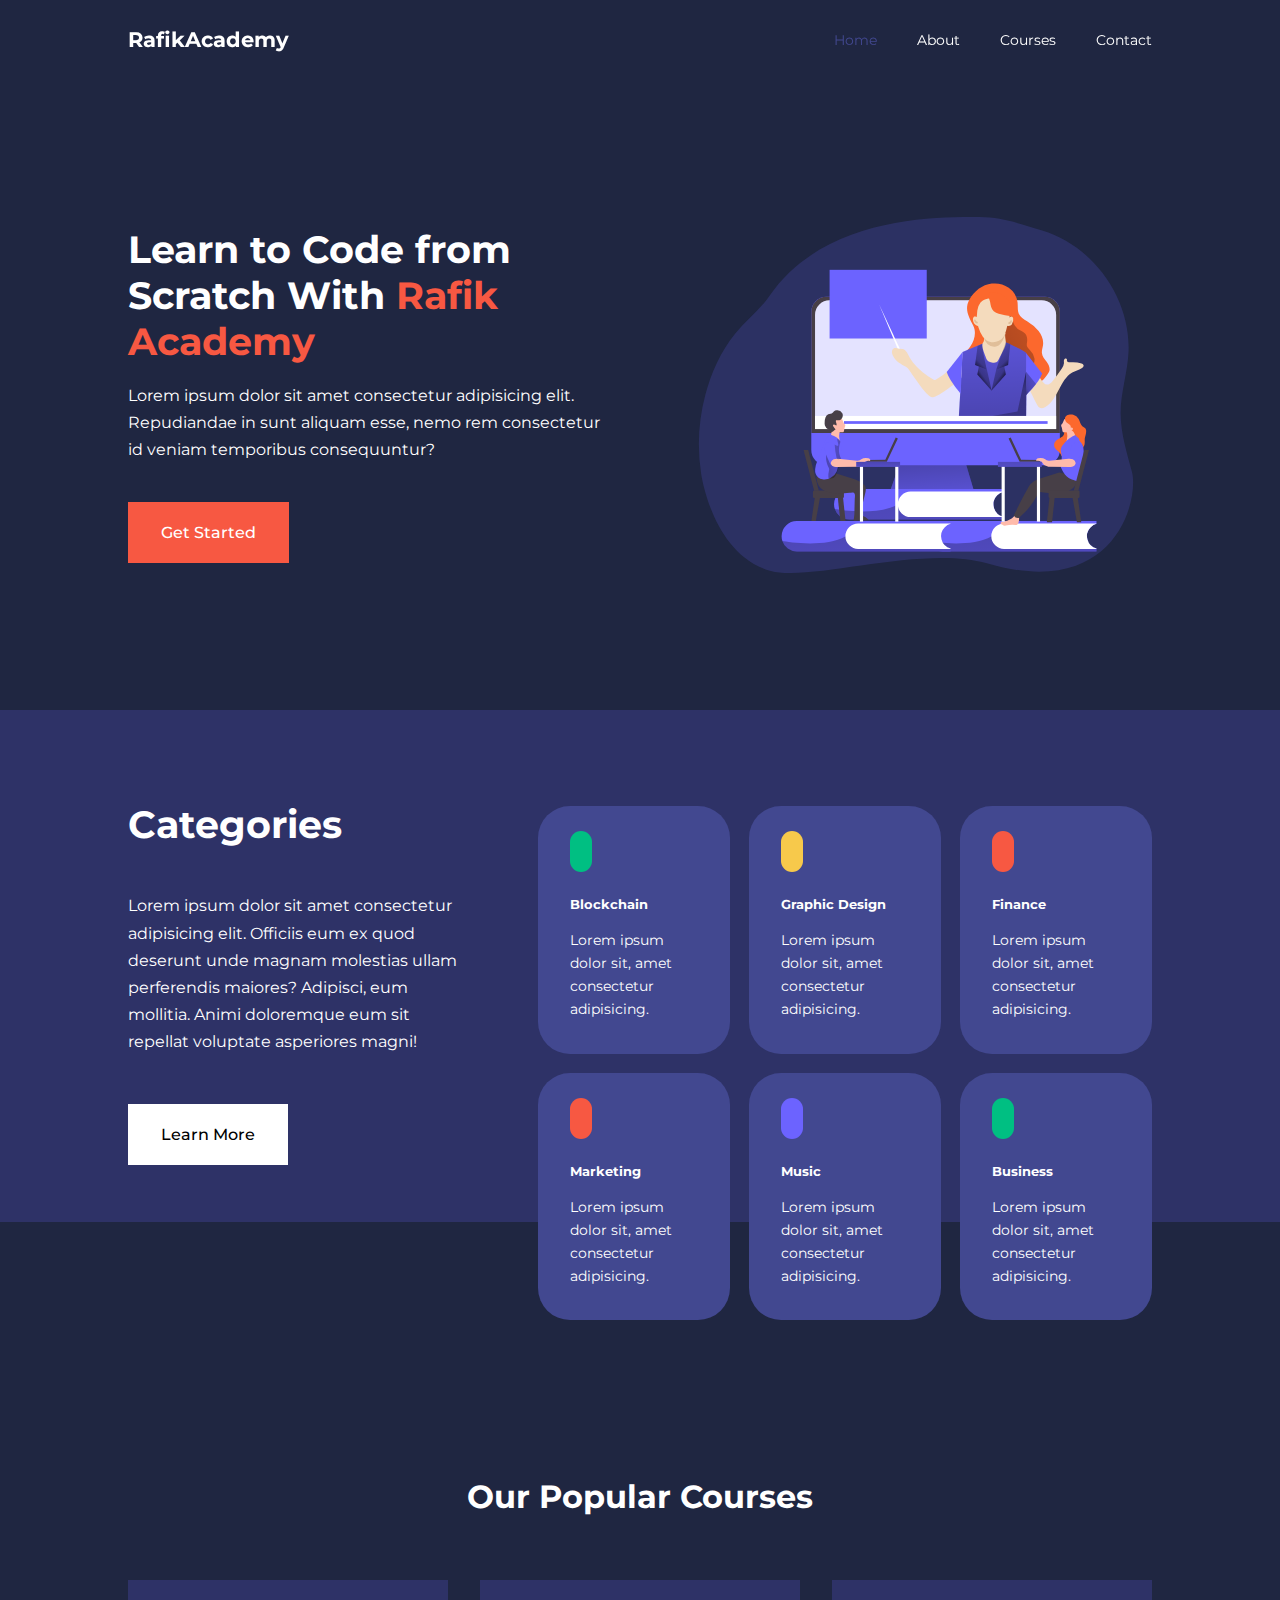
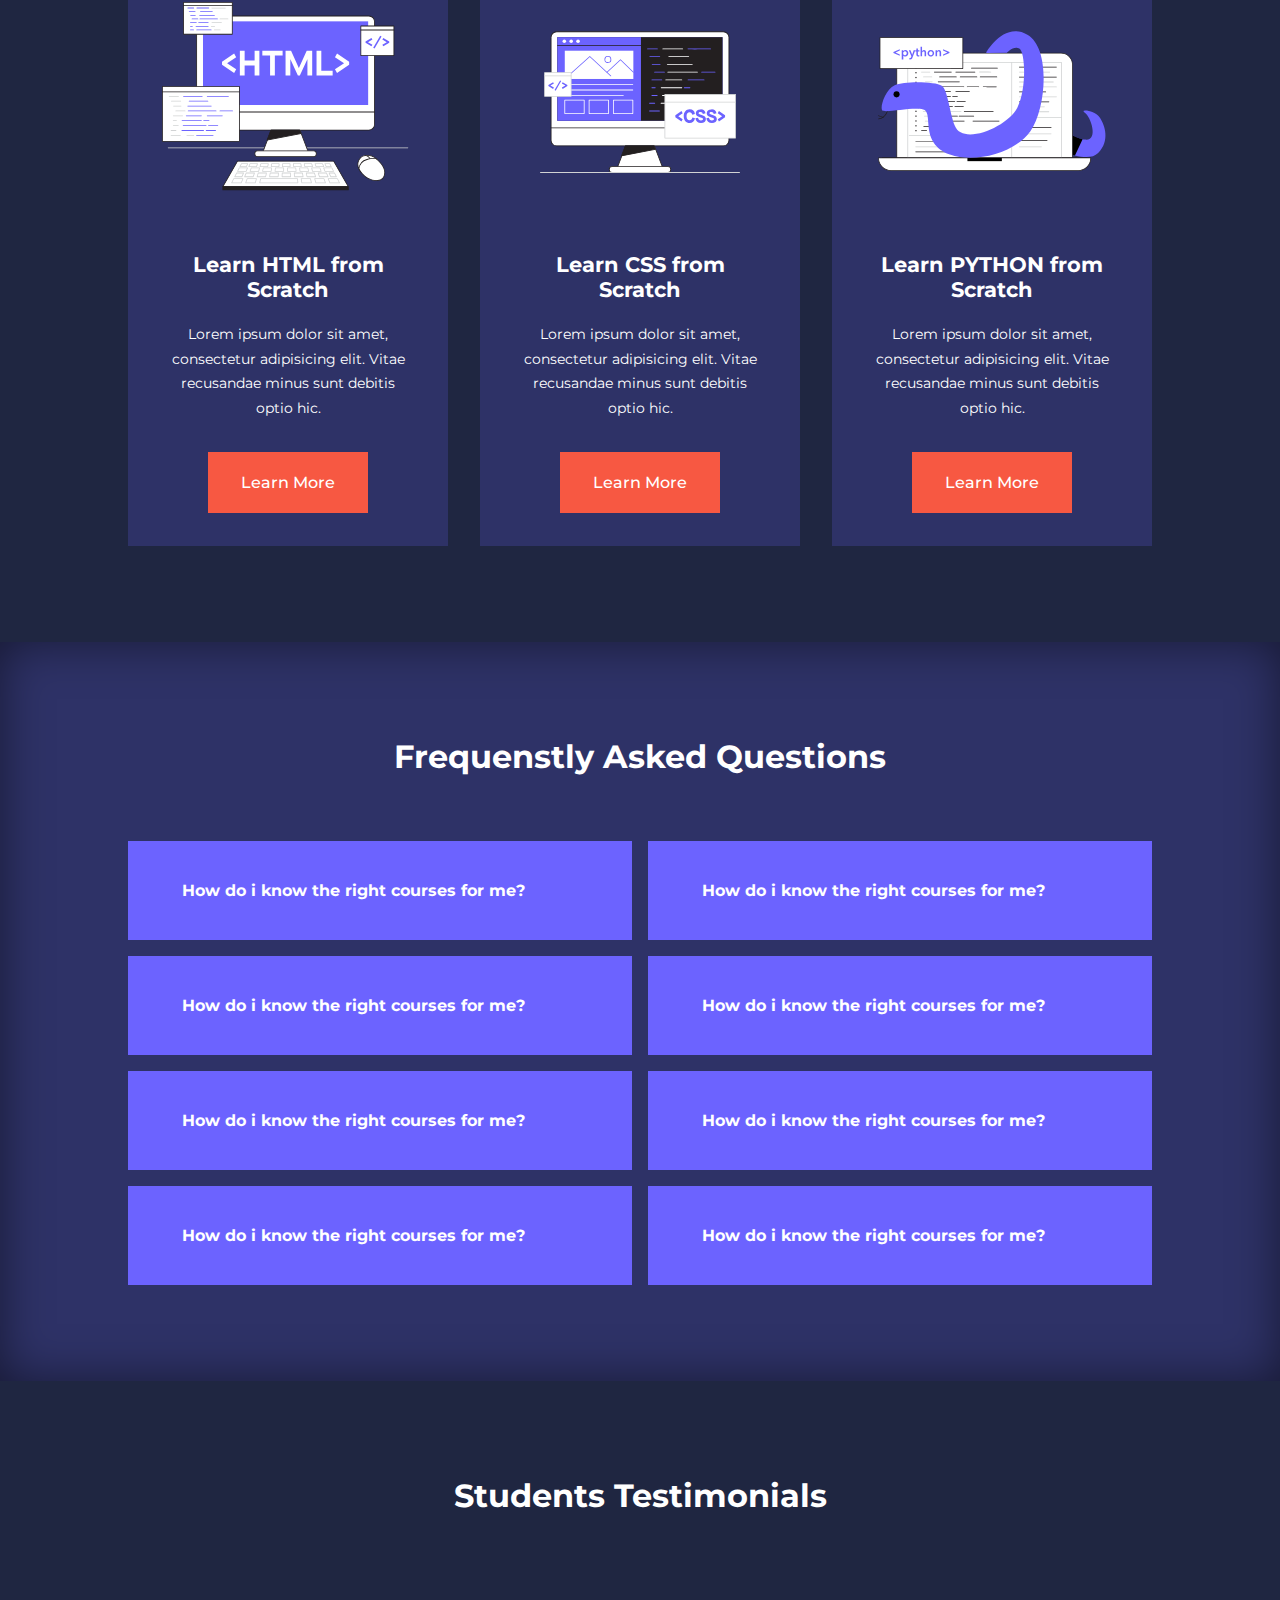
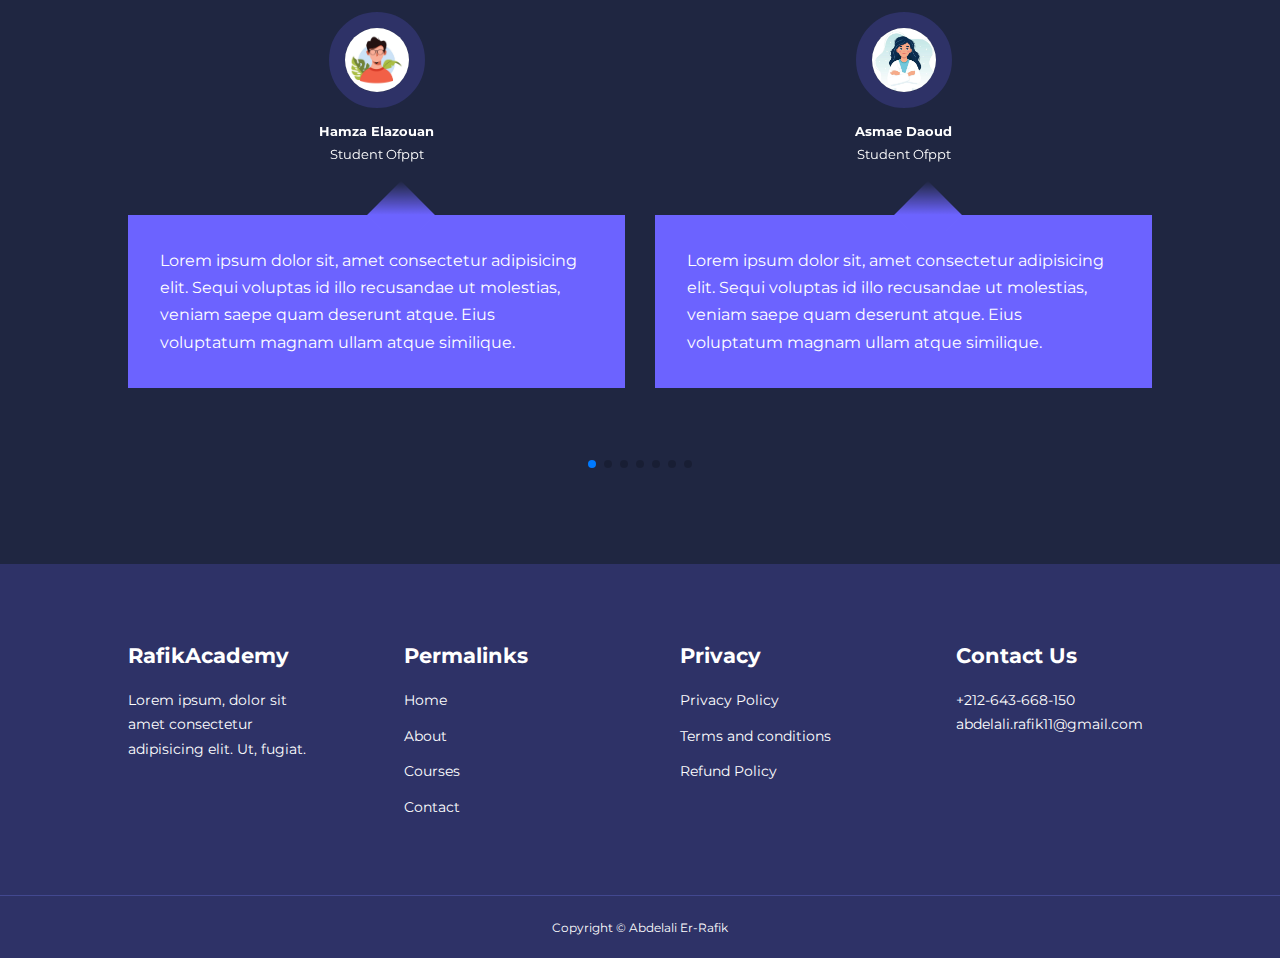
<file: index.html>
<!DOCTYPE html>
<html lang="en">
<head>
    <meta charset="UTF-8">
    <meta http-equiv="X-UA-Compatible" content="IE=edge">
    <meta name="viewport" content="width=device-width, initial-scale=1.0">
    <title>Home Page</title>
    <!-- Css styling File -->
    <link rel="stylesheet" href="css/style.css">
    <!-- iconscout CDN -->
    <link rel="stylesheet" href="https://unicons.iconscout.com/release/v4.0.0/css/line.css">
    <!-- Call Swiper Css -->
    <link rel="stylesheet" href="https://unpkg.com/swiper/swiper-bundle.min.css"/>
</head>
<body>
    <!-- Srart Button goes to the top -->
    <div class="btn-up"><i class="uil uil-angle-double-up"></i></div>
    <!-- End Button goes to the top -->

    <!-- Start NavBar Section  -->
    <nav>
        <div class="container nav-container">
            <a href="index.html"><h4>RafikAcademy</h4></a>
            <ul class="nav-menu">
                <li><a class="active" href="index.html">Home</a></li>
                <li><a href="about.html">About</a></li>
                <li><a href="courses.html">Courses</a></li>
                <li><a href="contact.html">Contact</a></li>
            </ul>
            <button id="open-menu-btn"><i class="uil uil-bars"></i></button>
            <button id="close-menu-btn"><i class="uil uil-multiply"></i></i></button>
        </div>
    </nav>
    <!-- End NavBar Section  -->

    <!-- Start Header Section --> 
    <header>
        <div class="container header-container">
            <div class="header-left">
                <h1>Learn to Code from Scratch With <span class="Special">Rafik Academy</span></h1>
                <p>
                    Lorem ipsum dolor sit amet consectetur adipisicing 
                    elit. Repudiandae in sunt aliquam esse, nemo rem 
                    consectetur id veniam temporibus consequuntur?
                </p>
                <a href="courses.html" class="btn btn-primary">Get Started</a>
            </div>

            <div class="header-right">
                <div class="header-right-image">
                    <img src="images/header.svg" alt="header image">
                </div>
            </div>
        </div>
    </header>
    <!-- End Header Section --> 

    <!-- Start Categories Section --> 
    <section class="categories">
        <div class="container categories-container">
            <div class="categories-left">
                <h1>Categories</h1>
                <p>
                    Lorem ipsum dolor sit amet consectetur adipisicing elit. Officiis eum ex quod deserunt 
                    unde magnam molestias ullam perferendis maiores? Adipisci, eum mollitia. Animi doloremque 
                    eum sit repellat voluptate asperiores magni!
                </p>
                <a href="#" class="btn">Learn More</a>
            </div>

            <div class="categories-right">
                <article class="category">
                    <span class="category-icon"><i class="uil uil-bitcoin-circle"></i></span>
                    <h5>Blockchain</h5>
                    <p>Lorem ipsum dolor sit, amet consectetur adipisicing. 
                    </p>
                </article>
                <!--  -->
                <article class="category">
                    <span class="category-icon">
                        <i class="uil uil-palette"></i>
                    </span>
                    <h5>Graphic Design</h5>
                    <p>Lorem ipsum dolor sit, amet consectetur adipisicing.
                    </p>
                </article>
                <!--  -->
                <article class="category">
                    <span class="category-icon">
                        <i class="uil uil-usd-circle"></i>
                    </span>
                    <h5>Finance</h5>
                    <p>Lorem ipsum dolor sit, amet consectetur adipisicing. 
                    </p>
                </article>
                <!--  -->
                <article class="category">
                    <span class="category-icon">
                        <i class="uil uil-megaphone"></i>
                    </span>
                    <h5>Marketing</h5>
                    <p>Lorem ipsum dolor sit, amet consectetur adipisicing. 
                    </p>
                </article>
                <!--  -->
                <article class="category">
                    <span class="category-icon">
                        <i class="uil uil-music"></i>
                    </span>
                    <h5>Music</h5>
                    <p>Lorem ipsum dolor sit, amet consectetur adipisicing. 
                    </p>
                </article>
                <!--  -->
                <article class="category">
                    <span class="category-icon"><i class="uil uil-puzzle-piece"></i></span>
                    <h5>Business</h5>
                    <p>Lorem ipsum dolor sit, amet consectetur adipisicing.
                    </p>
                </article>
            </div>
        </div>
    </section>
    <!-- End Categories Section --> 

    <!-- Start Popular Courses Section --> 
    <section class="courses">
        <h2>Our Popular Courses</h2>
        <div class="container courses-container">
            <article class="course">
                <div class="course-image">
                    <img src="images/course01.svg" alt="HTML Course">
                </div>
                <div class="course-info">
                    <h4>Learn HTML from Scratch</h4>
                    <p>
                        Lorem ipsum dolor sit amet, consectetur adipisicing elit. 
                        Vitae recusandae minus sunt debitis optio hic.
                    </p>
                    <a href="courses.html" class="btn btn-primary">Learn More</a>
                </div>
            </article>
            <!--  -->
            <article class="course">
                <div class="course-image">
                    <img src="images/course02.svg" alt="HTML Course">
                </div>
                <div class="course-info">
                    <h4>Learn CSS from Scratch</h4>
                    <p>
                        Lorem ipsum dolor sit amet, consectetur adipisicing elit. 
                        Vitae recusandae minus sunt debitis optio hic.
                    </p>
                    <a href="courses.html" class="btn btn-primary">Learn More</a>
                </div>
            </article>
            <!--  -->
            <article class="course">
                <div class="course-image">
                    <img src="images/course03.svg" alt="HTML Course">
                </div>
                <div class="course-info">
                    <h4>Learn PYTHON from Scratch</h4>
                    <p>
                        Lorem ipsum dolor sit amet, consectetur adipisicing elit. 
                        Vitae recusandae minus sunt debitis optio hic.
                    </p>
                    <a href="courses.html" class="btn btn-primary">Learn More</a>
                </div>
            </article>

        </div>
    </section>
    <!-- End Popular Courses Section -->
    
    <!-- Start FAQ Section --> 
    <section class="faqs">
        <h2>Frequenstly Asked Questions</h2>
        <div class="container faqs-conatainer">
            <article class="faq">
                <div class="faq-icon"><i class="uil uil-plus"></i></div>
                <div class="question-answer">
                    <h4>How do i know the right courses for me?</h4>
                    <p>
                        Lorem ipsum, dolor sit amet consectetur adipisicing elit. 
                        Ducimus soluta numquam quia autem facere. Ea quod accusamus.
                    </p>
                </div>
            </article>
            <!--  -->
            <article class="faq">
                <div class="faq-icon"><i class="uil uil-plus"></i></div>
                <div class="question-answer">
                    <h4>How do i know the right courses for me?</h4>
                    <p>
                        Lorem ipsum, dolor sit amet consectetur adipisicing elit. 
                        Ducimus soluta numquam quia autem facere. Ea quod accusamus.
                    </p>
                </div>
            </article>
            <!--  -->
            <article class="faq">
                <div class="faq-icon"><i class="uil uil-plus"></i></div>
                <div class="question-answer">
                    <h4>How do i know the right courses for me?</h4>
                    <p>
                        Lorem ipsum, dolor sit amet consectetur adipisicing elit. 
                        Ducimus soluta numquam quia autem facere. Ea quod accusamus.
                    </p>
                </div>
            </article>
            <!--  -->
            <article class="faq">
                <div class="faq-icon"><i class="uil uil-plus"></i></div>
                <div class="question-answer">
                    <h4>How do i know the right courses for me?</h4>
                    <p>
                        Lorem ipsum, dolor sit amet consectetur adipisicing elit. 
                        Ducimus soluta numquam quia autem facere. Ea quod accusamus. 
                    </p>
                </div>
            </article>
            <!--  -->
            <article class="faq">
                <div class="faq-icon"><i class="uil uil-plus"></i></div>
                <div class="question-answer">
                    <h4>How do i know the right courses for me?</h4>
                    <p>
                        Lorem ipsum, dolor sit amet consectetur adipisicing elit. 
                        Ducimus soluta numquam quia autem facere. Ea quod accusamus.
                    </p>
                </div>
            </article>
            <!--  -->
            <article class="faq">
                <div class="faq-icon"><i class="uil uil-plus"></i></div>
                <div class="question-answer">
                    <h4>How do i know the right courses for me?</h4>
                    <p>
                        Lorem ipsum, dolor sit amet consectetur adipisicing elit. 
                        Ducimus soluta numquam quia autem facere. Ea quod accusamus. 
                    </p>
                </div>
            </article>
            <!--  -->
            <article class="faq">
                <div class="faq-icon"><i class="uil uil-plus"></i></div>
                <div class="question-answer">
                    <h4>How do i know the right courses for me?</h4>
                    <p>
                        Lorem ipsum, dolor sit amet consectetur adipisicing elit. 
                        Ducimus soluta numquam quia autem facere. Ea quod accusamus.
                    </p>
                </div>
            </article>
            <!--  -->
            <article class="faq">
                <div class="faq-icon"><i class="uil uil-plus"></i></div>
                <div class="question-answer">
                    <h4>How do i know the right courses for me?</h4>
                    <p>
                        Lorem ipsum, dolor sit amet consectetur adipisicing elit. 
                        Ducimus soluta numquam quia autem facere. Ea quod accusamus.
                    </p>
                </div>
            </article>
            <!--  -->
        </div>
    </section>
    <!-- End FAQ Section --> 

    <!-- Start testimonials Section --> 
    <section class="container testimonials-container mySwiper">
        <h2>Students Testimonials</h2>
        <div class="swiper-wrapper">
            <!--  -->
            <article class="testimonial swiper-slide">
                <div class="avatar">
                    <img src="images/avatar1.jpg" alt="">
                </div>
                <div class="testimonial-info">
                    <h5>Hamza Elazouan</h5>
                    <small>Student Ofppt</small>
                </div>
                <div class="testimonial-body">
                    <p>
                        Lorem ipsum dolor sit, amet consectetur adipisicing elit. 
                        Sequi voluptas id illo recusandae ut molestias, veniam saepe 
                        quam deserunt atque. Eius voluptatum magnam ullam atque similique.
                    </p>
                </div>
            </article>
            <!--  -->
            <article class="testimonial swiper-slide">
                <div class="avatar">
                    <img src="images/avatar2.jpg" alt="">
                </div>
                <div class="testimonial-info">
                    <h5>Asmae Daoud</h5>
                    <small>Student Ofppt</small>
                </div>
                <div class="testimonial-body">
                    <p>
                        Lorem ipsum dolor sit, amet consectetur adipisicing elit. 
                        Sequi voluptas id illo recusandae ut molestias, veniam saepe 
                        quam deserunt atque. Eius voluptatum magnam ullam atque similique.
                    </p>
                </div>
            </article>
            <!--  -->
            <article class="testimonial swiper-slide">
                <div class="avatar">
                    <img src="images/avatar3.jpg" alt="">
                </div>
                <div class="testimonial-info">
                    <h5>Hassan Malaise</h5>
                    <small>Student Ofppt</small>
                </div>
                <div class="testimonial-body">
                    <p>
                        Lorem ipsum dolor sit, amet consectetur adipisicing elit. 
                        Sequi voluptas id illo recusandae ut molestias, veniam saepe 
                        quam deserunt atque. Eius voluptatum magnam ullam atque similique.
                    </p>
                </div>
            </article>
            <!--  -->
            <article class="testimonial swiper-slide">
                <div class="avatar">
                    <img src="images/avatar4.jpg" alt="">
                </div>
                <div class="testimonial-info">
                    <h5>Meryeme Gamri</h5>
                    <small>Student Ofppt</small>
                </div>
                <div class="testimonial-body">
                    <p>
                        Lorem ipsum dolor sit, amet consectetur adipisicing elit. 
                        Sequi voluptas id illo recusandae ut molestias, veniam saepe 
                        quam deserunt atque. Eius voluptatum magnam ullam atque similique.
                    </p>
                </div>
            </article>
            <!--  -->
            <article class="testimonial swiper-slide">
                <div class="avatar">
                    <img src="images/avatar5.jpg" alt="">
                </div>
                <div class="testimonial-info">
                    <h5>Said ElHadi</h5>
                    <small>Student Ofppt</small>
                </div>
                <div class="testimonial-body">
                    <p>
                        Lorem ipsum dolor sit, amet consectetur adipisicing elit. 
                        Sequi voluptas id illo recusandae ut molestias, veniam saepe 
                        quam deserunt atque. Eius voluptatum magnam ullam atque similique.
                    </p>
                </div>
            </article>
            <!--  -->
            <article class="testimonial swiper-slide">
                <div class="avatar">
                    <img src="images/avatar6.jpg" alt="">
                </div>
                <div class="testimonial-info">
                    <h5>Amina Arrab</h5>
                    <small>Student Ofppt</small>
                </div>
                <div class="testimonial-body">
                    <p>
                        Lorem ipsum dolor sit, amet consectetur adipisicing elit. 
                        Sequi voluptas id illo recusandae ut molestias, veniam saepe 
                        quam deserunt atque. Eius voluptatum magnam ullam atque similique.
                    </p>
                </div>
            </article>
            <!--  -->
            <article class="testimonial swiper-slide">
                <div class="avatar">
                    <img src="images/avatar1.jpg" alt="">
                </div>
                <div class="testimonial-info">
                    <h5>Imad Omar</h5>
                    <small>Student Ofppt</small>
                </div>
                <div class="testimonial-body">
                    <p>
                        Lorem ipsum dolor sit, amet consectetur adipisicing elit. 
                        Sequi voluptas id illo recusandae ut molestias, veniam saepe 
                        quam deserunt atque. Eius voluptatum magnam ullam atque similique.
                    </p>
                </div>
            </article>
            <!--  -->
            <article class="testimonial swiper-slide">
                <div class="avatar">
                    <img src="images/avatar6.jpg" alt="">
                </div>
                <div class="testimonial-info">
                    <h5>Imane .... </h5>
                    <small>Student Ofppt</small>
                </div>
                <div class="testimonial-body">
                    <p>
                        Lorem ipsum dolor sit, amet consectetur adipisicing elit. 
                        Sequi voluptas id illo recusandae ut molestias, veniam saepe 
                        quam deserunt atque. Eius voluptatum magnam ullam atque similique.
                    </p>
                </div>
            </article>
            <!--  -->
        </div>
        <div class="swiper-pagination"></div>
    </section>
    <!-- End testimonials Section --> 

    <!-- Start footer Section --> 
    <footer class="footer">
        <div class="container footer-container">
            <div class="footer-1">
                <a href="index.html"><h4>RafikAcademy</h4></a>
                <p>
                    Lorem ipsum, dolor sit amet consectetur adipisicing elit. Ut, fugiat.
                </p>
            </div>
            <!--  -->
            <div class="footer-2">
                <h4>Permalinks</h4>
                <ul class="permalinks">
                    <li><a href="index.html">Home</a></li>
                    <li><a href="about.html">About</a></li>
                    <li><a href="courses.html">Courses</a></li>
                    <li><a href="contact.html">Contact</a></li>
                </ul>
            </div>
            <!--  -->
            <div class="footer-3">
                <h4>Privacy</h4>
                <ul class="privacys">
                    <li><a href="#">Privacy Policy</a></li>
                    <li><a href="#">Terms and conditions</a></li>
                    <li><a href="#">Refund Policy</a></li>
                </ul>
            </div>
            <!--  -->
            <div class="footer-4">
                <h4>Contact Us</h4> 
                <div>
                    <p>+212-643-668-150</p>
                    <p>abdelali.rafik11@gmail.com</p>
                </div>

                <ul class="footer-socials">
                    <li>
                        <a href="#"><i class="uil uil-facebook-f"></i></a>
                    </li>
                    <li>
                        <a href="#"><i class="uil uil-instagram-alt"></i></a>
                    </li>
                    <li>
                        <a href="#"><i class="uil uil-twitter"></i></a>
                    </li>
                    <li>
                        <a href="#"><i class="uil uil-linkedin-alt"></i></a>
                    </li>
                </ul>
            </div>
            <!--  -->
        </div>
        <div class="footer-copyright">
            <small>Copyright &copy; Abdelali Er-Rafik</small>
        </div>
    </footer>
    <!-- End fotter Section --> 

    
    <!-- Call JQuery -->
    <script src="js/jquery-3.6.0.min.js"></script>
    <!-- Call Swiper Js -->
    <script src="https://unpkg.com/swiper/swiper-bundle.min.js"></script>
    <!-- Call jJavaScript File -->
    <script src="js/main.js"></script>
</body>
</html>
</file>
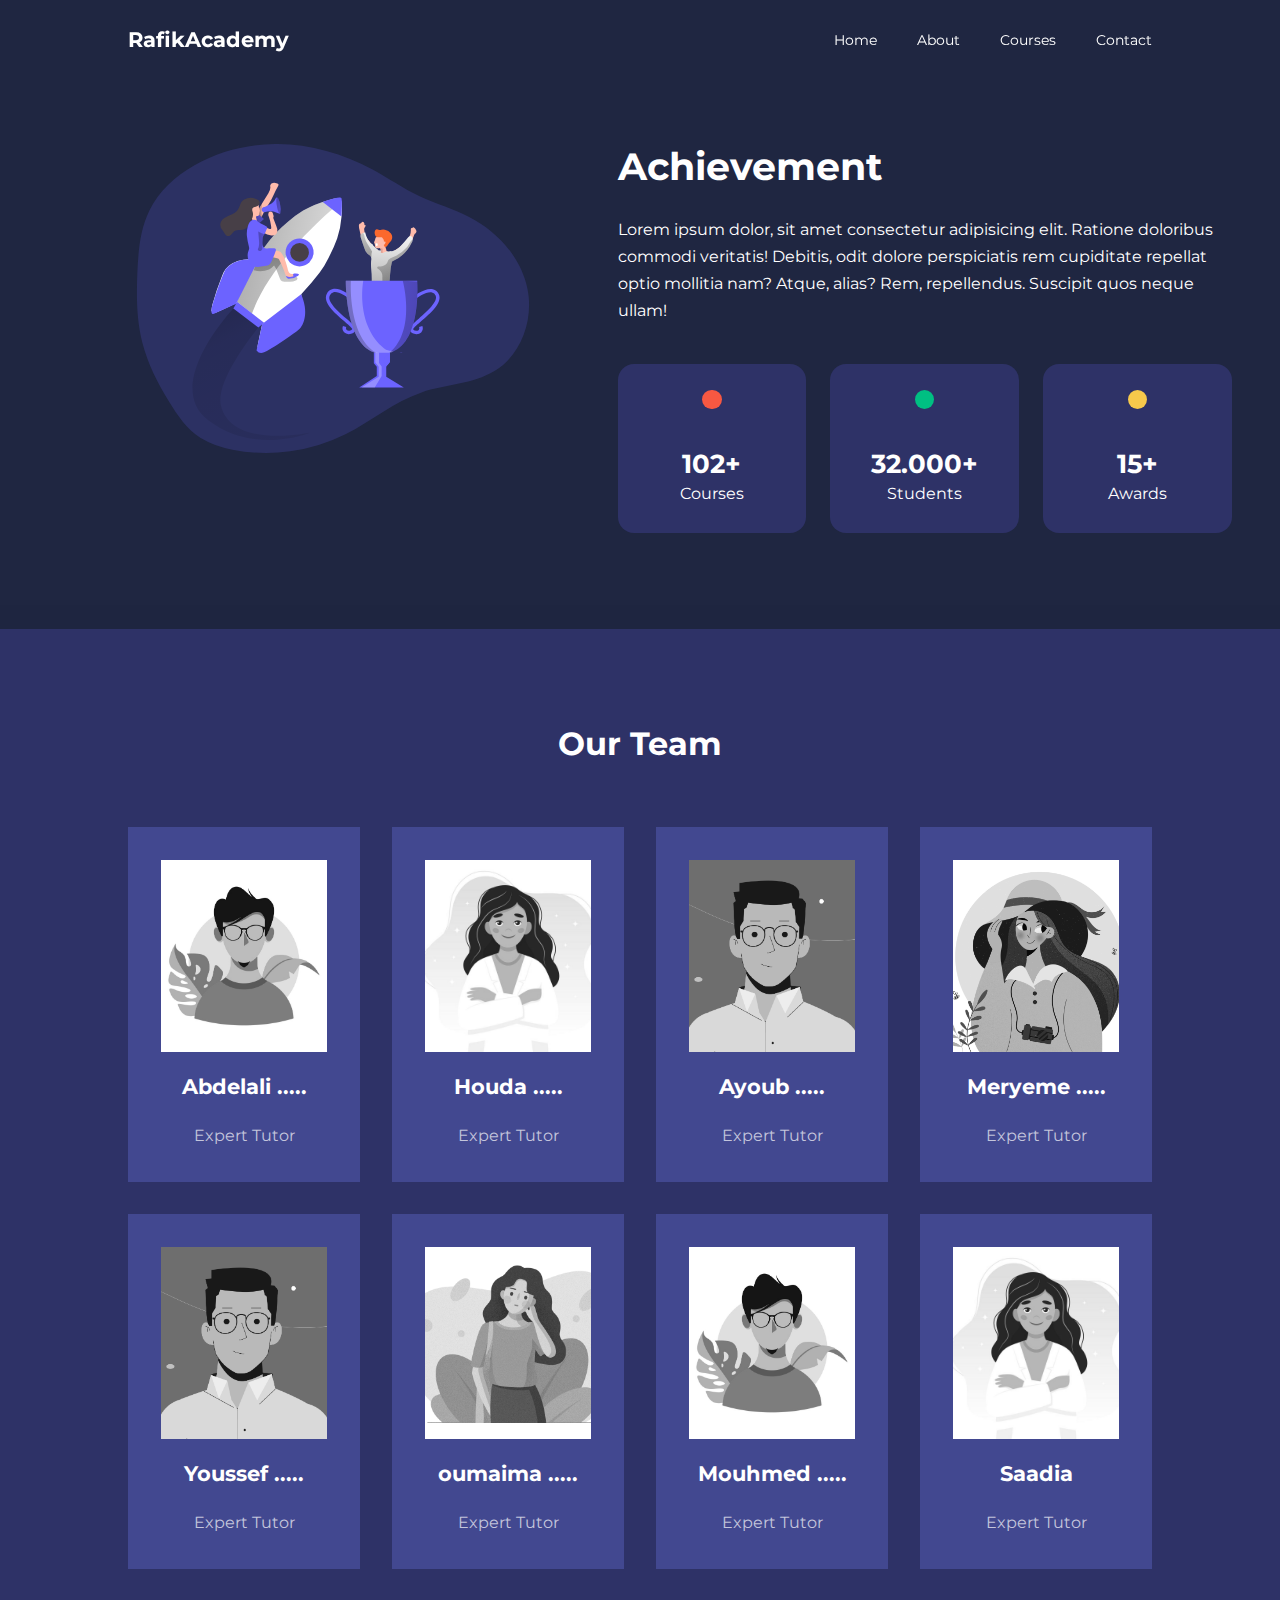
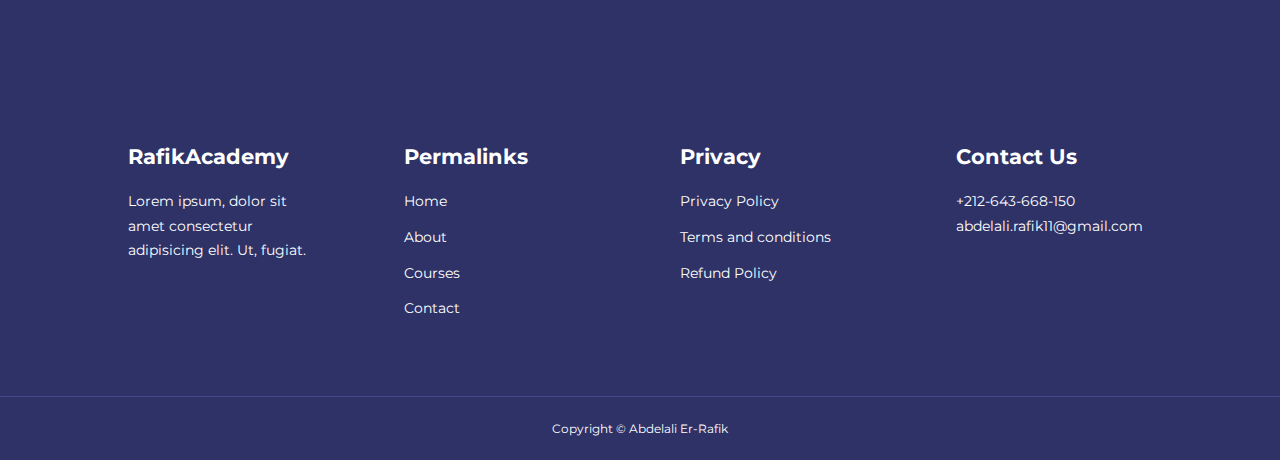
<file: about.html>
<!DOCTYPE html>
<html lang="en">

<head>
    <meta charset="UTF-8">
    <meta http-equiv="X-UA-Compatible" content="IE=edge">
    <meta name="viewport" content="width=device-width, initial-scale=1.0">
    <title>About Page</title>
    <!-- Css style File -->
    <link rel="stylesheet" href="css/style.css">
    <!-- Css About File -->
    <link rel="stylesheet" href="css/about.css">
    <!-- iconscout CDN -->
    <link rel="stylesheet" href="https://unicons.iconscout.com/release/v4.0.0/css/line.css">
</head>

<body>
    <!-- Srart Button goes to the top -->
    <div class="btn-up"><i class="uil uil-angle-double-up"></i></div>
    <!-- End Button goes to the top -->

    <!-- Start NavBar Section  -->
    <nav>
        <div class="container nav-container">
            <a href="index.html">
                <h4>RafikAcademy</h4>
            </a>
            <ul class="nav-menu">
                <li><a href="index.html">Home</a></li>
                <li><a href="about.html">About</a></li>
                <li><a href="courses.html">Courses</a></li>
                <li><a href="contact.html">Contact</a></li>
            </ul>
            <button id="open-menu-btn"><i class="uil uil-bars"></i></button>
            <button id="close-menu-btn"><i class="uil uil-multiply"></i></i></button>
        </div>
    </nav>
    <!-- End NavBar Section  -->

    <!-- Start Achievements Section  -->
    <section class="about__achievements">
        <div class="container about__achievements-container">
            <div class="about__achievements-left">
                <img src="images/about_achievement.svg" alt="about_achievement">
            </div>
            <!--  -->
            <div class="about__achievements-right">
                <h1>Achievement</h1>
                <p>Lorem ipsum dolor, sit amet consectetur adipisicing elit. Ratione doloribus 
                    commodi veritatis! Debitis, odit dolore perspiciatis rem cupiditate repellat 
                    optio mollitia nam? Atque, alias? Rem, repellendus. Suscipit quos neque ullam!
                </p>
                <div class="achievements__cards">
                    <!--  -->
                    <article class="achievement__card">
                        <span class="achievement__icon">
                            <i class="uil uil-video"></i>
                        </span>
                        <h3>102+</h3>
                        <p>Courses</p>
                    </article>
                    <!--  -->
                    <article class="achievement__card">
                        <span class="achievement__icon">
                            <i class="uil uil-users-alt"></i>
                        </span>
                        <h3>32.000+</h3>
                        <p>Students</p>
                    </article>
                    <!--  -->
                    <article class="achievement__card">
                        <span class="achievement__icon">
                            <i class="uil uil-trophy"></i>
                        </span>
                        <h3>15+</h3>
                        <p>Awards</p>
                    </article>
                    <!--  -->
                </div>
            </div>
        </div>
    </section>
    <!-- End Achievements Section  -->
    
    <!-- Start Our Team Section -->
    <section class="team">
        <h2>Our Team</h2>
        <div class="container team-container">
            <!--  -->
            <article class="team-member">
                <div class="team__member-image">
                    <img src="images/avatar1.jpg" alt="">
                </div>
                <div class="team__member-info">
                    <h4>Abdelali .....</h4>
                    <p>Expert Tutor</p>
                </div>
                <div class="team__member-socials">
                    <a href="https://intagram.com" target="_blank"><i class="uil uil-instagram"></i></a>
                    <a href="https://twitter.com" target="_blank"><i class="uil uil-twitter-alt"></i></a>
                    <a href="https://linkedin.com" target="_blank"><i class="uil uil-linkedin-alt"></i></a>
                </div>
            </article>
            <!--  -->
            <article class="team-member">
                <div class="team__member-image">
                    <img src="images/avatar2.jpg" alt="">
                </div>
                <div class="team__member-info">
                    <h4>Houda .....</h4>
                    <p>Expert Tutor</p>
                </div>
                <div class="team__member-socials">
                    <a href="https://intagram.com" target="_blank"><i class="uil uil-instagram"></i></a>
                    <a href="https://twitter.com" target="_blank"><i class="uil uil-twitter-alt"></i></a>
                    <a href="https://linkedin.com" target="_blank"><i class="uil uil-linkedin-alt"></i></a>
                </div>
            </article>
            <!--  -->
            <article class="team-member">
                <div class="team__member-image">
                    <img src="images/avatar5.jpg" alt="">
                </div>
                <div class="team__member-info">
                    <h4>Ayoub .....</h4>
                    <p>Expert Tutor</p>
                </div>
                <div class="team__member-socials">
                    <a href="https://intagram.com" target="_blank"><i class="uil uil-instagram"></i></a>
                    <a href="https://twitter.com" target="_blank"><i class="uil uil-twitter-alt"></i></a>
                    <a href="https://linkedin.com" target="_blank"><i class="uil uil-linkedin-alt"></i></a>
                </div>
            </article>
            <!--  -->
            <article class="team-member">
                <div class="team__member-image">
                    <img src="images/avatar4.jpg" alt="">
                </div>
                <div class="team__member-info">
                    <h4>Meryeme .....</h4>
                    <p>Expert Tutor</p>
                </div>
                <div class="team__member-socials">
                    <a href="https://intagram.com" target="_blank"><i class="uil uil-instagram"></i></a>
                    <a href="https://twitter.com" target="_blank"><i class="uil uil-twitter-alt"></i></a>
                    <a href="https://linkedin.com" target="_blank"><i class="uil uil-linkedin-alt"></i></a>
                </div>
            </article>
            <!--  -->
            <article class="team-member">
                <div class="team__member-image">
                    <img src="images/avatar5.jpg" alt="">
                </div>
                <div class="team__member-info">
                    <h4>Youssef .....</h4>
                    <p>Expert Tutor</p>
                </div>
                <div class="team__member-socials">
                    <a href="https://intagram.com" target="_blank"><i class="uil uil-instagram"></i></a>
                    <a href="https://twitter.com" target="_blank"><i class="uil uil-twitter-alt"></i></a>
                    <a href="https://linkedin.com" target="_blank"><i class="uil uil-linkedin-alt"></i></a>
                </div>
            </article>
            <!--  -->
            <article class="team-member">
                <div class="team__member-image">
                    <img src="images/avatar6.jpg" alt="">
                </div>
                <div class="team__member-info">
                    <h4>oumaima .....</h4>
                    <p>Expert Tutor</p>
                </div>
                <div class="team__member-socials">
                    <a href="https://intagram.com" target="_blank"><i class="uil uil-instagram"></i></a>
                    <a href="https://twitter.com" target="_blank"><i class="uil uil-twitter-alt"></i></a>
                    <a href="https://linkedin.com" target="_blank"><i class="uil uil-linkedin-alt"></i></a>
                </div>
            </article>
            <!--  -->
            <article class="team-member">
                <div class="team__member-image">
                    <img src="images/avatar1.jpg" alt="">
                </div>
                <div class="team__member-info">
                    <h4>Mouhmed .....</h4>
                    <p>Expert Tutor</p>
                </div>
                <div class="team__member-socials">
                    <a href="https://intagram.com" target="_blank"><i class="uil uil-instagram"></i></a>
                    <a href="https://twitter.com" target="_blank"><i class="uil uil-twitter-alt"></i></a>
                    <a href="https://linkedin.com" target="_blank"><i class="uil uil-linkedin-alt"></i></a>
                </div>
            </article>
            <!--  -->
            <article class="team-member">
                <div class="team__member-image">
                    <img src="images/avatar2.jpg" alt="">
                </div>
                <div class="team__member-info">
                    <h4>Saadia</h4>
                    <p>Expert Tutor</p>
                </div>
                <div class="team__member-socials">
                    <a href="https://intagram.com" target="_blank"><i class="uil uil-instagram"></i></a>
                    <a href="https://twitter.com" target="_blank"><i class="uil uil-twitter-alt"></i></a>
                    <a href="https://linkedin.com" target="_blank"><i class="uil uil-linkedin-alt"></i></a>
                </div>
            </article>
            <!--  -->
        </div>
    </section>
    <!-- End Our Team Section -->

    <!-- Start footer Section -->
    <footer class="footer">
        <div class="container footer-container">
            <div class="footer-1">
                <a href="index.html">
                    <h4>RafikAcademy</h4>
                </a>
                <p>
                    Lorem ipsum, dolor sit amet consectetur adipisicing elit. Ut, fugiat.
                </p>
            </div>
            <!--  -->
            <div class="footer-2">
                <h4>Permalinks</h4>
                <ul class="permalinks">
                    <li><a href="index.html">Home</a></li>
                    <li><a href="about.html">About</a></li>
                    <li><a href="courses.html">Courses</a></li>
                    <li><a href="contact.html">Contact</a></li>
                </ul>
            </div>
            <!--  -->
            <div class="footer-3">
                <h4>Privacy</h4>
                <ul class="privacys">
                    <li><a href="#">Privacy Policy</a></li>
                    <li><a href="#">Terms and conditions</a></li>
                    <li><a href="#">Refund Policy</a></li>
                </ul>
            </div>
            <!--  -->
            <div class="footer-4">
                <h4>Contact Us</h4>
                <div>
                    <p>+212-643-668-150</p>
                    <p>abdelali.rafik11@gmail.com</p>
                </div>

                <ul class="footer-socials">
                    <li>
                        <a href="#"><i class="uil uil-facebook-f"></i></a>
                    </li>
                    <li>
                        <a href="#"><i class="uil uil-instagram-alt"></i></a>
                    </li>
                    <li>
                        <a href="#"><i class="uil uil-twitter"></i></a>
                    </li>
                    <li>
                        <a href="#"><i class="uil uil-linkedin-alt"></i></a>
                    </li>
                </ul>
            </div>
            <!--  -->
        </div>
        <div class="footer-copyright">
            <small>Copyright &copy; Abdelali Er-Rafik</small>
        </div>
    </footer>
    <!-- End fotter Section -->

    <!-- Call jJavaScript File -->
    <script src="js/main.js"></script>
</body>
</html>
</file>
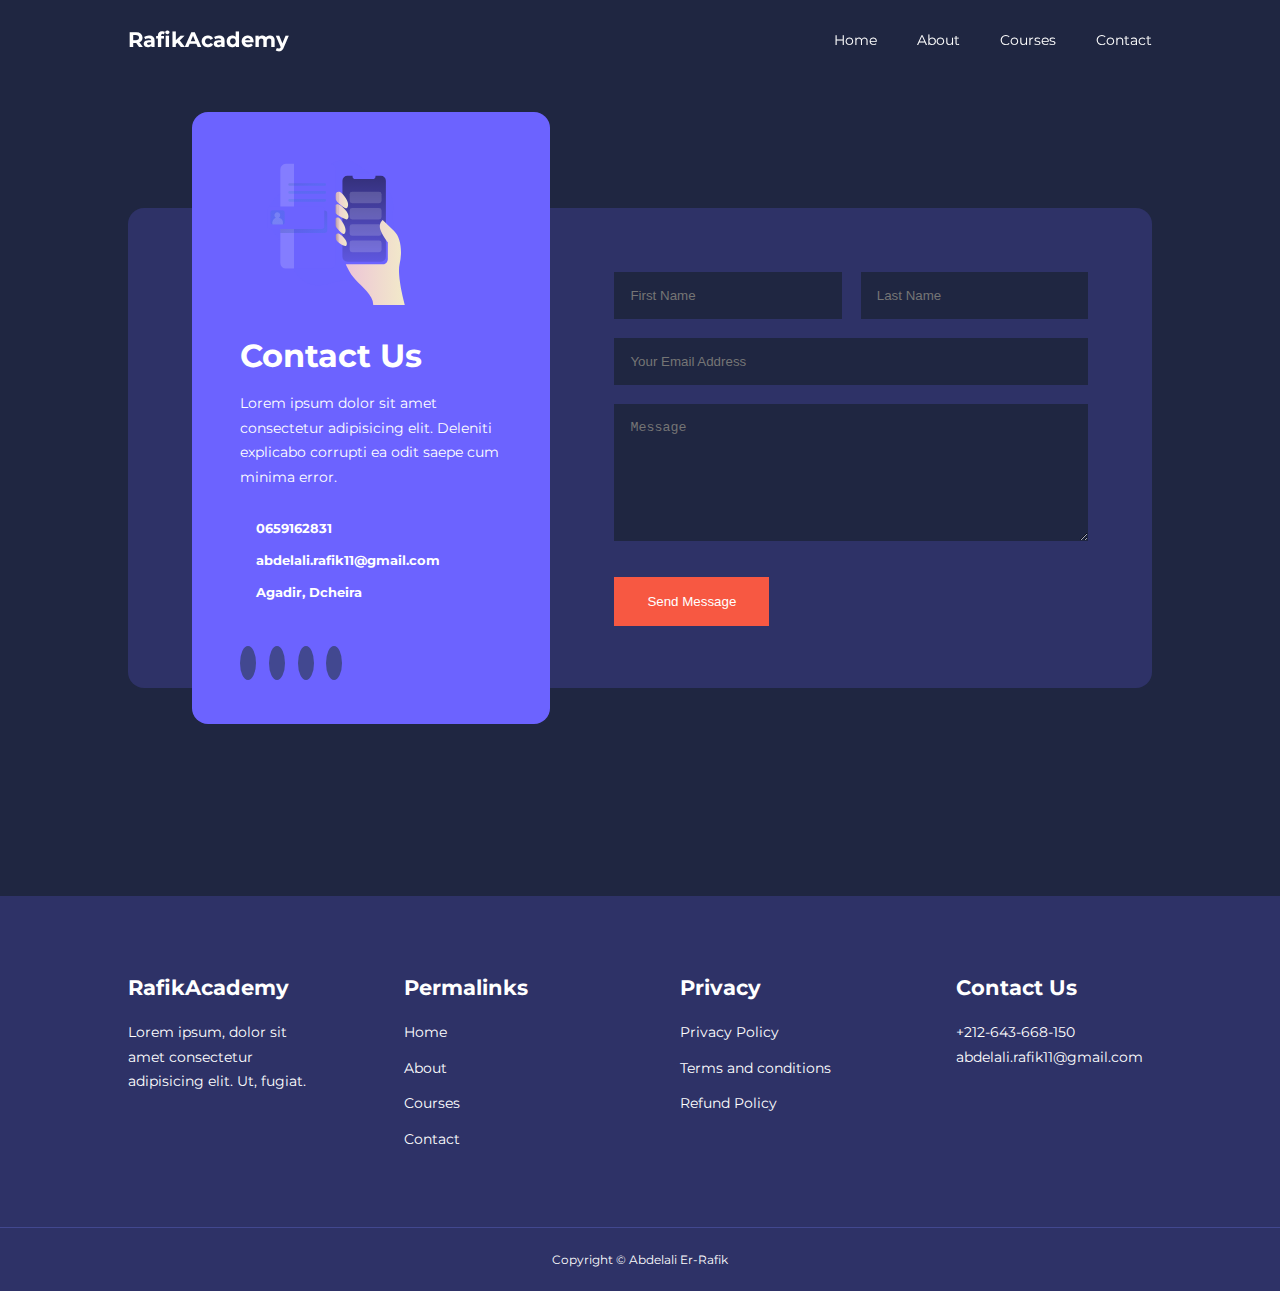
<file: contact.html>
<!DOCTYPE html>
<html lang="en">

<head>
    <meta charset="UTF-8">
    <meta http-equiv="X-UA-Compatible" content="IE=edge">
    <meta name="viewport" content="width=device-width, initial-scale=1.0">
    <title>Contact Page</title>
    <!-- Css style File -->
    <link rel="stylesheet" href="css/style.css">
    <!-- Css Contact File -->
    <link rel="stylesheet" href="css/contact.css">
    <!-- iconscout CDN -->
    <link rel="stylesheet" href="https://unicons.iconscout.com/release/v4.0.0/css/line.css">
</head>

<body>
    <!-- Srart Button goes to the top -->
    <div class="btn-up"><i class="uil uil-angle-double-up"></i></div>
    <!-- End Button goes to the top -->

    <!-- Start NavBar Section  -->
    <nav>
        <div class="container nav-container">
            <a href="index.html">
                <h4>RafikAcademy</h4>
            </a>
            <ul class="nav-menu">
                <li><a href="index.html">Home</a></li>
                <li><a href="about.html">About</a></li>
                <li><a href="courses.html">Courses</a></li>
                <li><a href="contact.html">Contact</a></li>
            </ul>
            <button id="open-menu-btn"><i class="uil uil-bars"></i></button>
            <button id="close-menu-btn"><i class="uil uil-multiply"></i></i></button>
        </div>
    </nav>
    <!-- End NavBar Section  -->

    <!-- Start Contact Page -->
    <section class="contact">
        <div class="contact-container container">
            <aside class="contact-aside">
                <div class="aside-image">
                    <img src="images/contact.svg" alt="contact image">
                </div>
                <h2>Contact Us</h2>
                <p>
                    Lorem ipsum dolor sit amet consectetur adipisicing elit. 
                    Deleniti explicabo corrupti ea odit saepe cum minima error.
                </p>
                <ul class="contact-details">
                    <li>
                        <i class="uil uil-phone-times"></i>
                        <h5>0659162831</h5>
                    </li>
                    <li>
                        <i class="uil uil-envelope"></i>
                        <h5>abdelali.rafik11@gmail.com</h5>
                    </li>
                    <li>
                        <i class="uil uil-location-point"></i>
                        <h5>Agadir, Dcheira</h5>
                    </li>
                </ul>
                <ul class="contact-socials">
                    <li>
                        <a href="www.facebook.com"><i class="uil uil-facebook"></i></a>
                    </li>
                    <li>
                        <a href="www.instagram.com"><i class="uil uil-instagram"></i></a>
                    </li>
                    <li>
                        <a href="www.twitter.com"><i class="uil uil-twitter"></i></a>
                    </li>
                    <li>
                        <a href="www.linkedin.com"><i class="uil uil-linkedin"></i></a>
                    </li>
                </ul>
            </aside>

            <form class="contact-form" action="https://formspree.io/f/mayvbqde" method="POST">
                <div class="form-name">
                    <input type="text" name="First Name" placeholder="First Name" required>
                    <input type="text" name="Last Name" placeholder="Last Name" required>
                </div>
                <input type="email" name="Email Address" placeholder="Your Email Address" required>
                <textarea name="Message" rows="7" placeholder="Message" required></textarea>
                <button class="btn btn-primary" type="submit">Send Message</button>
            </form>
        </div>
    </section>
    <!-- End Contact Page -->

    <!-- Start footer Section -->
    <footer class="footer">
        <div class="container footer-container">
            <div class="footer-1">
                <a href="index.html">
                    <h4>RafikAcademy</h4>
                </a>
                <p>
                    Lorem ipsum, dolor sit amet consectetur adipisicing elit. Ut, fugiat.
                </p>
            </div>
            <!--  -->
            <div class="footer-2">
                <h4>Permalinks</h4>
                <ul class="permalinks">
                    <li><a href="index.html">Home</a></li>
                    <li><a href="about.html">About</a></li>
                    <li><a href="courses.html">Courses</a></li>
                    <li><a href="contact.html">Contact</a></li>
                </ul>
            </div>
            <!--  -->
            <div class="footer-3">
                <h4>Privacy</h4>
                <ul class="privacys">
                    <li><a href="#">Privacy Policy</a></li>
                    <li><a href="#">Terms and conditions</a></li>
                    <li><a href="#">Refund Policy</a></li>
                </ul>
            </div>
            <!--  -->
            <div class="footer-4">
                <h4>Contact Us</h4>
                <div>
                    <p>+212-643-668-150</p>
                    <p>abdelali.rafik11@gmail.com</p>
                </div>

                <ul class="footer-socials">
                    <li>
                        <a href="#"><i class="uil uil-facebook-f"></i></a>
                    </li>
                    <li>
                        <a href="#"><i class="uil uil-instagram-alt"></i></a>
                    </li>
                    <li>
                        <a href="#"><i class="uil uil-twitter"></i></a>
                    </li>
                    <li>
                        <a href="#"><i class="uil uil-linkedin-alt"></i></a>
                    </li>
                </ul>
            </div>
            <!--  -->
        </div>
        <div class="footer-copyright">
            <small>Copyright &copy; Abdelali Er-Rafik</small>
        </div>
    </footer>
    <!-- End fotter Section -->

    <!-- Call jJavaScript File -->
    <script src="js/main.js"></script>
</body>
</html>
</file>
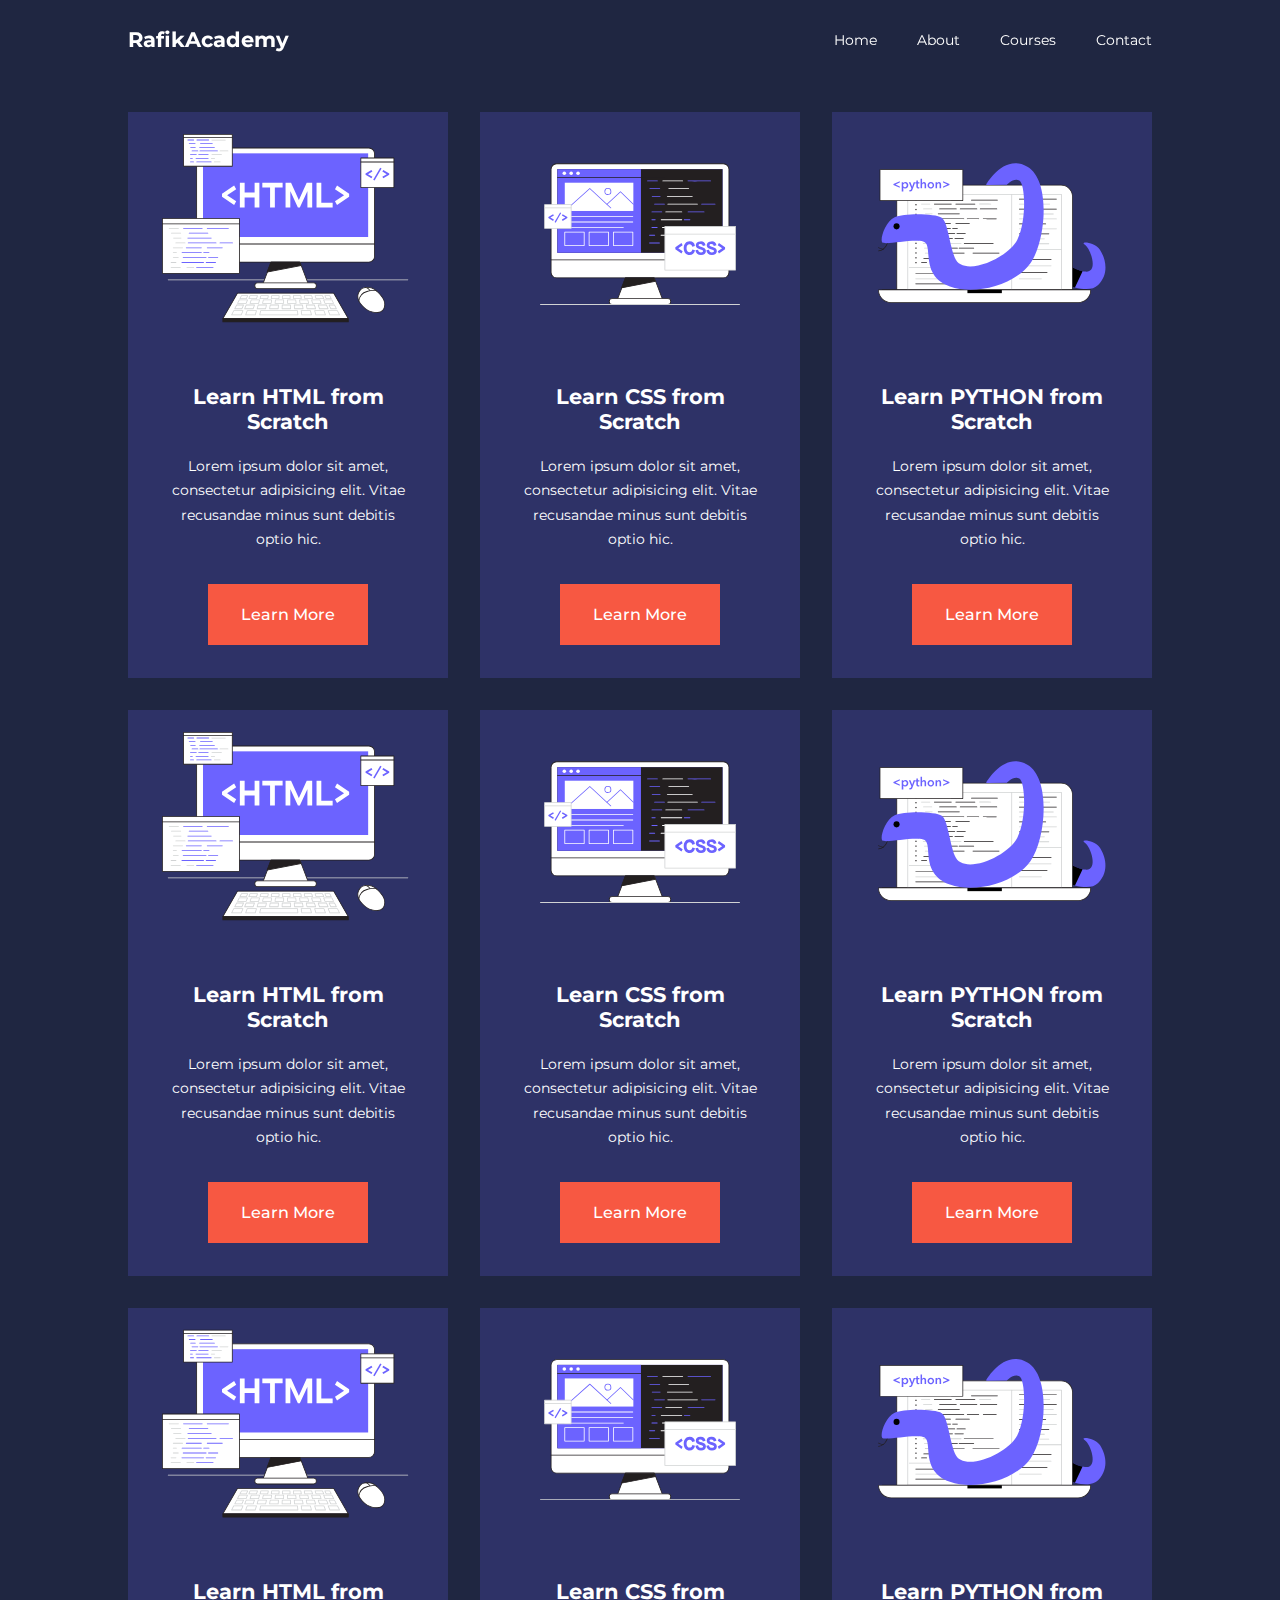
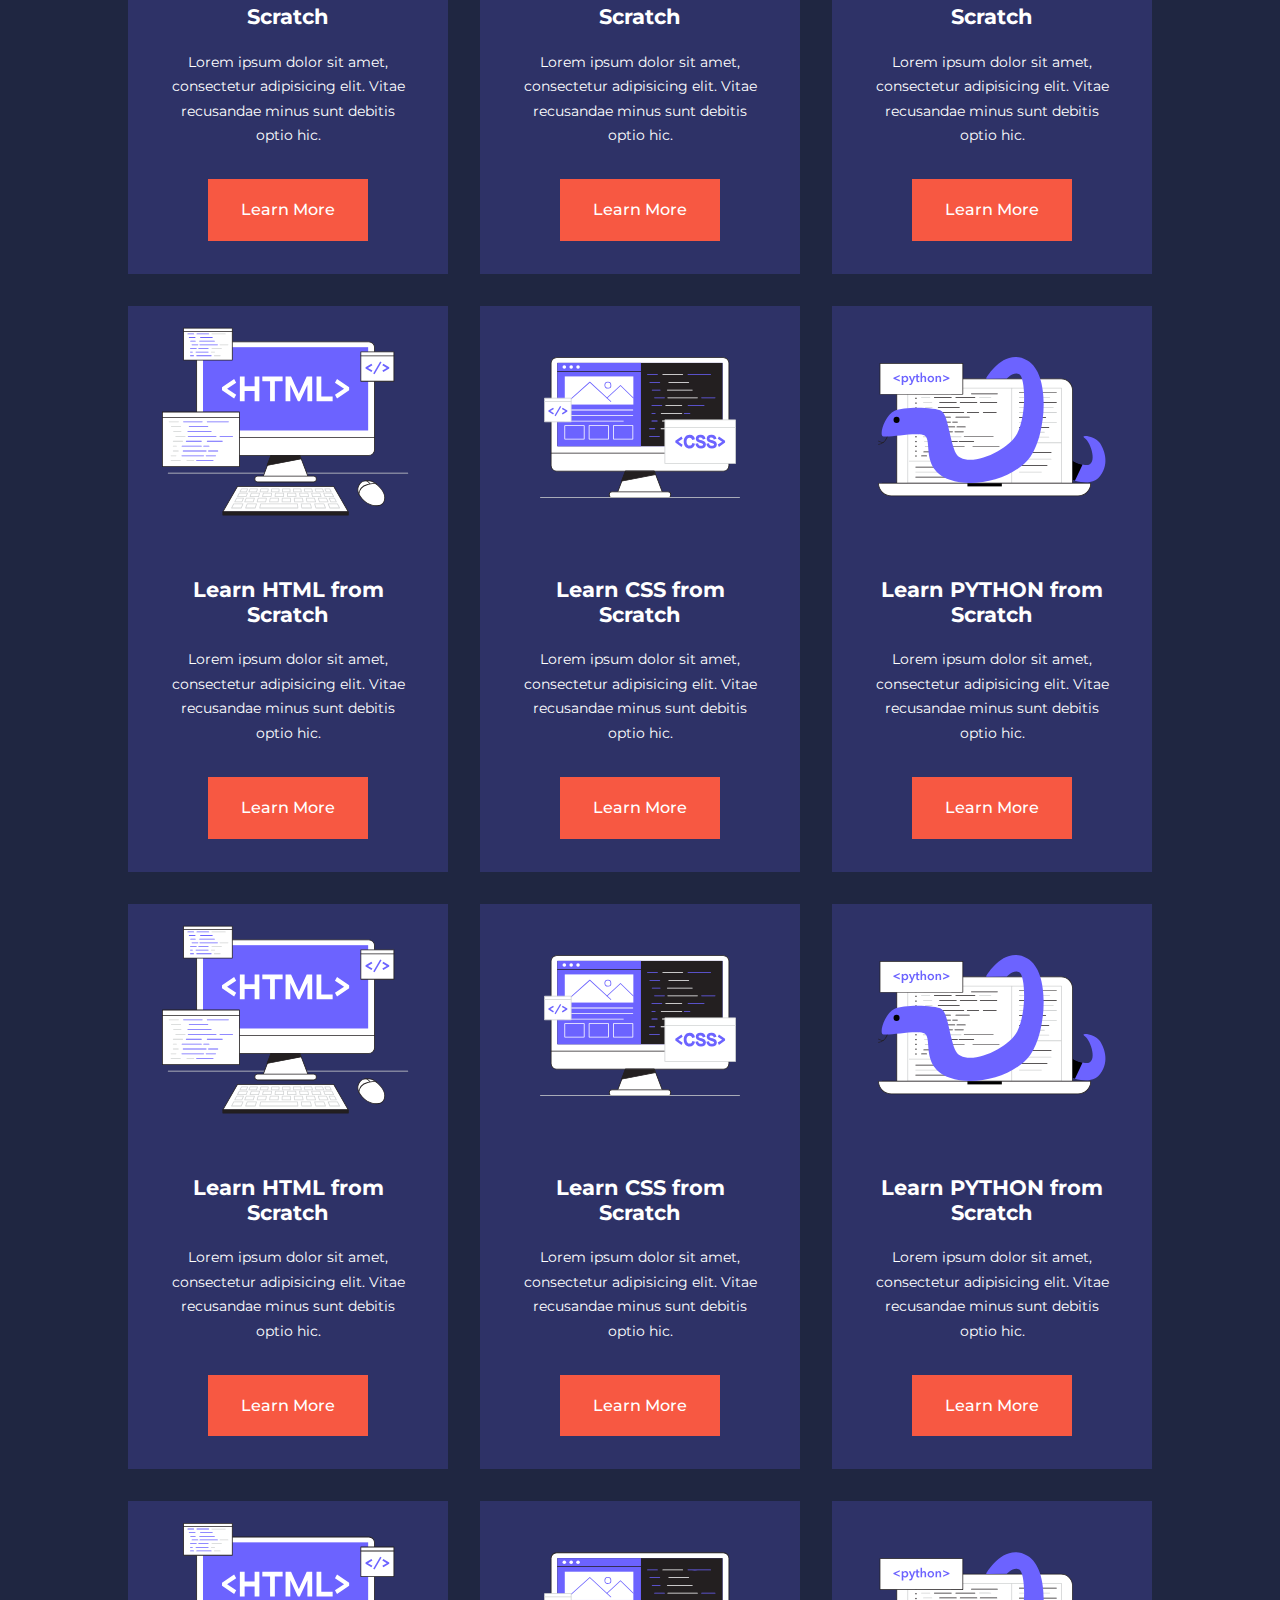
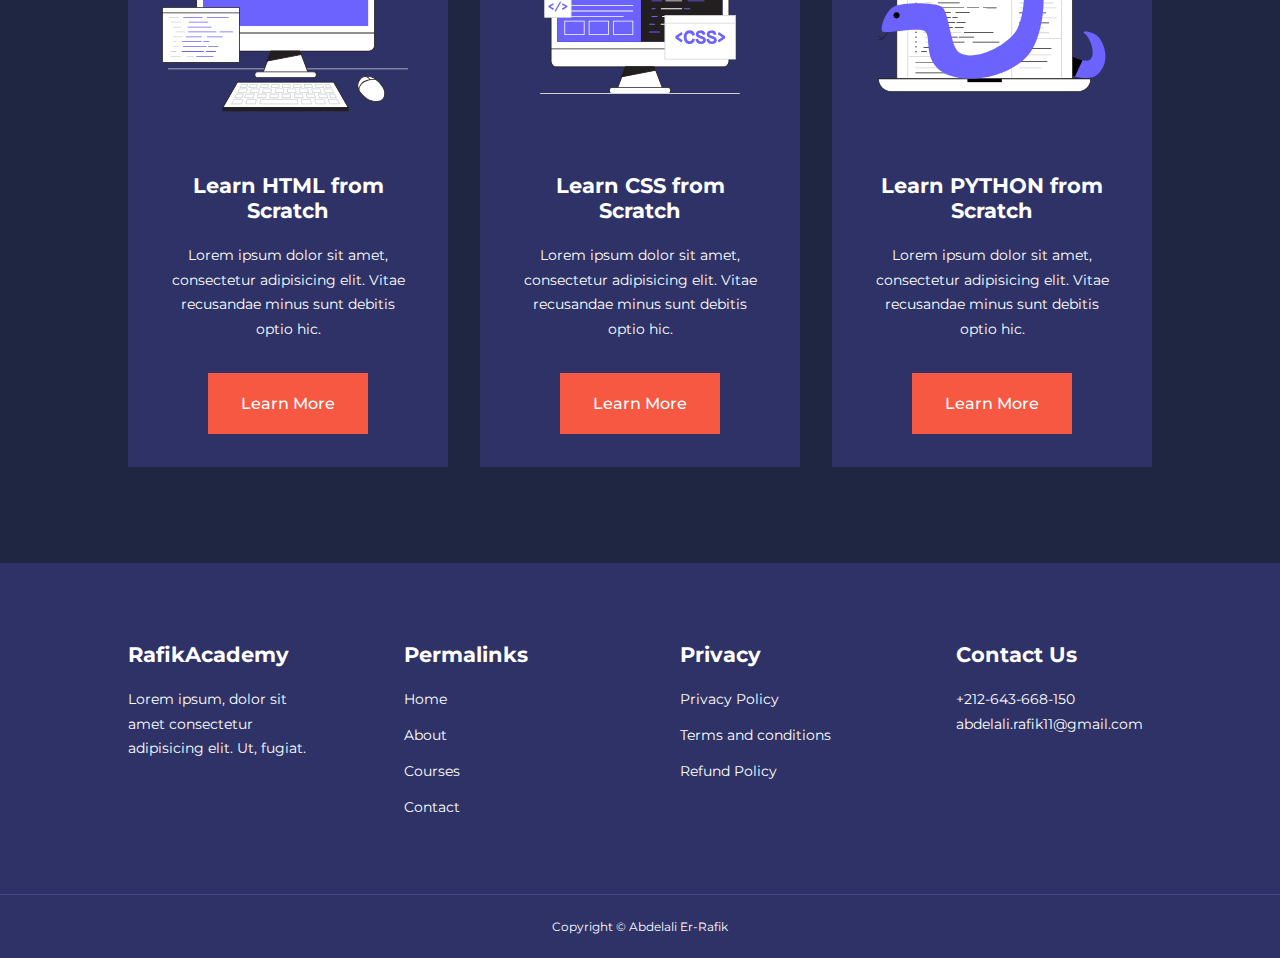
<file: courses.html>
<!DOCTYPE html>
<html lang="en">

<head>
    <meta charset="UTF-8">
    <meta http-equiv="X-UA-Compatible" content="IE=edge">
    <meta name="viewport" content="width=device-width, initial-scale=1.0">
    <title>Courses Page</title>
    <!-- Css style File -->
    <link rel="stylesheet" href="css/style.css">
    <!-- Css Courses File -->
    <link rel="stylesheet" href="css/courses.css">
    <!-- iconscout CDN -->
    <link rel="stylesheet" href="https://unicons.iconscout.com/release/v4.0.0/css/line.css">
</head>

<body>
    <!-- Srart Button goes to the top -->
    <div class="btn-up"><i class="uil uil-angle-double-up"></i></div>
    <!-- End Button goes to the top -->

    <!-- Start NavBar Section  -->
    <nav>
        <div class="container nav-container">
            <a href="index.html">
                <h4>RafikAcademy</h4>
            </a>
            <ul class="nav-menu">
                <li><a href="index.html">Home</a></li>
                <li><a href="about.html">About</a></li>
                <li><a href="courses.html">Courses</a></li>
                <li><a href="contact.html">Contact</a></li>
            </ul>
            <button id="open-menu-btn"><i class="uil uil-bars"></i></button>
            <button id="close-menu-btn"><i class="uil uil-multiply"></i></i></button>
        </div>
    </nav>
    <!-- End NavBar Section  -->
    <!-- Start Courses Section --> 
    <section class="courses">
        <div class="container courses-container">
            <!--  -->
            <article class="course">
                <div class="course-image">
                    <img src="images/course01.svg" alt="HTML Course">
                </div>
                <div class="course-info">
                    <h4>Learn HTML from Scratch</h4>
                    <p>
                        Lorem ipsum dolor sit amet, consectetur adipisicing elit. 
                        Vitae recusandae minus sunt debitis optio hic.
                    </p>
                    <a href="courses.html" class="btn btn-primary">Learn More</a>
                </div>
            </article>
            <!--  -->
            <article class="course">
                <div class="course-image">
                    <img src="images/course02.svg" alt="HTML Course">
                </div>
                <div class="course-info">
                    <h4>Learn CSS from Scratch</h4>
                    <p>
                        Lorem ipsum dolor sit amet, consectetur adipisicing elit. 
                        Vitae recusandae minus sunt debitis optio hic.
                    </p>
                    <a href="courses.html" class="btn btn-primary">Learn More</a>
                </div>
            </article>
            <!--  -->
            <article class="course">
                <div class="course-image">
                    <img src="images/course03.svg" alt="HTML Course">
                </div>
                <div class="course-info">
                    <h4>Learn PYTHON from Scratch</h4>
                    <p>
                        Lorem ipsum dolor sit amet, consectetur adipisicing elit. 
                        Vitae recusandae minus sunt debitis optio hic.
                    </p>
                    <a href="courses.html" class="btn btn-primary">Learn More</a>
                </div>
            </article>
            <!--  -->
            <article class="course">
                <div class="course-image">
                    <img src="images/course01.svg" alt="HTML Course">
                </div>
                <div class="course-info">
                    <h4>Learn HTML from Scratch</h4>
                    <p>
                        Lorem ipsum dolor sit amet, consectetur adipisicing elit. 
                        Vitae recusandae minus sunt debitis optio hic.
                    </p>
                    <a href="courses.html" class="btn btn-primary">Learn More</a>
                </div>
            </article>
            <!--  -->
            <article class="course">
                <div class="course-image">
                    <img src="images/course02.svg" alt="HTML Course">
                </div>
                <div class="course-info">
                    <h4>Learn CSS from Scratch</h4>
                    <p>
                        Lorem ipsum dolor sit amet, consectetur adipisicing elit. 
                        Vitae recusandae minus sunt debitis optio hic.
                    </p>
                    <a href="courses.html" class="btn btn-primary">Learn More</a>
                </div>
            </article>
            <!--  -->
            <article class="course">
                <div class="course-image">
                    <img src="images/course03.svg" alt="HTML Course">
                </div>
                <div class="course-info">
                    <h4>Learn PYTHON from Scratch</h4>
                    <p>
                        Lorem ipsum dolor sit amet, consectetur adipisicing elit. 
                        Vitae recusandae minus sunt debitis optio hic.
                    </p>
                    <a href="courses.html" class="btn btn-primary">Learn More</a>
                </div>
            </article>
            <!--  -->
            <article class="course">
                <div class="course-image">
                    <img src="images/course01.svg" alt="HTML Course">
                </div>
                <div class="course-info">
                    <h4>Learn HTML from Scratch</h4>
                    <p>
                        Lorem ipsum dolor sit amet, consectetur adipisicing elit. 
                        Vitae recusandae minus sunt debitis optio hic.
                    </p>
                    <a href="courses.html" class="btn btn-primary">Learn More</a>
                </div>
            </article>
            <!--  -->
            <article class="course">
                <div class="course-image">
                    <img src="images/course02.svg" alt="HTML Course">
                </div>
                <div class="course-info">
                    <h4>Learn CSS from Scratch</h4>
                    <p>
                        Lorem ipsum dolor sit amet, consectetur adipisicing elit. 
                        Vitae recusandae minus sunt debitis optio hic.
                    </p>
                    <a href="courses.html" class="btn btn-primary">Learn More</a>
                </div>
            </article>
            <!--  -->
            <article class="course">
                <div class="course-image">
                    <img src="images/course03.svg" alt="HTML Course">
                </div>
                <div class="course-info">
                    <h4>Learn PYTHON from Scratch</h4>
                    <p>
                        Lorem ipsum dolor sit amet, consectetur adipisicing elit. 
                        Vitae recusandae minus sunt debitis optio hic.
                    </p>
                    <a href="courses.html" class="btn btn-primary">Learn More</a>
                </div>
            </article>
            <!--  -->
            <article class="course">
                <div class="course-image">
                    <img src="images/course01.svg" alt="HTML Course">
                </div>
                <div class="course-info">
                    <h4>Learn HTML from Scratch</h4>
                    <p>
                        Lorem ipsum dolor sit amet, consectetur adipisicing elit. 
                        Vitae recusandae minus sunt debitis optio hic.
                    </p>
                    <a href="courses.html" class="btn btn-primary">Learn More</a>
                </div>
            </article>
            <!--  -->
            <article class="course">
                <div class="course-image">
                    <img src="images/course02.svg" alt="HTML Course">
                </div>
                <div class="course-info">
                    <h4>Learn CSS from Scratch</h4>
                    <p>
                        Lorem ipsum dolor sit amet, consectetur adipisicing elit. 
                        Vitae recusandae minus sunt debitis optio hic.
                    </p>
                    <a href="courses.html" class="btn btn-primary">Learn More</a>
                </div>
            </article>
            <!--  -->
            <article class="course">
                <div class="course-image">
                    <img src="images/course03.svg" alt="HTML Course">
                </div>
                <div class="course-info">
                    <h4>Learn PYTHON from Scratch</h4>
                    <p>
                        Lorem ipsum dolor sit amet, consectetur adipisicing elit. 
                        Vitae recusandae minus sunt debitis optio hic.
                    </p>
                    <a href="courses.html" class="btn btn-primary">Learn More</a>
                </div>
            </article>
            <!--  -->
            <article class="course">
                <div class="course-image">
                    <img src="images/course01.svg" alt="HTML Course">
                </div>
                <div class="course-info">
                    <h4>Learn HTML from Scratch</h4>
                    <p>
                        Lorem ipsum dolor sit amet, consectetur adipisicing elit. 
                        Vitae recusandae minus sunt debitis optio hic.
                    </p>
                    <a href="courses.html" class="btn btn-primary">Learn More</a>
                </div>
            </article>
            <!--  -->
            <article class="course">
                <div class="course-image">
                    <img src="images/course02.svg" alt="HTML Course">
                </div>
                <div class="course-info">
                    <h4>Learn CSS from Scratch</h4>
                    <p>
                        Lorem ipsum dolor sit amet, consectetur adipisicing elit. 
                        Vitae recusandae minus sunt debitis optio hic.
                    </p>
                    <a href="courses.html" class="btn btn-primary">Learn More</a>
                </div>
            </article>
            <!--  -->
            <article class="course">
                <div class="course-image">
                    <img src="images/course03.svg" alt="HTML Course">
                </div>
                <div class="course-info">
                    <h4>Learn PYTHON from Scratch</h4>
                    <p>
                        Lorem ipsum dolor sit amet, consectetur adipisicing elit. 
                        Vitae recusandae minus sunt debitis optio hic.
                    </p>
                    <a href="courses.html" class="btn btn-primary">Learn More</a>
                </div>
            </article>
            <!--  -->
            <article class="course">
                <div class="course-image">
                    <img src="images/course01.svg" alt="HTML Course">
                </div>
                <div class="course-info">
                    <h4>Learn HTML from Scratch</h4>
                    <p>
                        Lorem ipsum dolor sit amet, consectetur adipisicing elit. 
                        Vitae recusandae minus sunt debitis optio hic.
                    </p>
                    <a href="courses.html" class="btn btn-primary">Learn More</a>
                </div>
            </article>
            <!--  -->
            <article class="course">
                <div class="course-image">
                    <img src="images/course02.svg" alt="HTML Course">
                </div>
                <div class="course-info">
                    <h4>Learn CSS from Scratch</h4>
                    <p>
                        Lorem ipsum dolor sit amet, consectetur adipisicing elit. 
                        Vitae recusandae minus sunt debitis optio hic.
                    </p>
                    <a href="courses.html" class="btn btn-primary">Learn More</a>
                </div>
            </article>
            <!--  -->
            <article class="course">
                <div class="course-image">
                    <img src="images/course03.svg" alt="HTML Course">
                </div>
                <div class="course-info">
                    <h4>Learn PYTHON from Scratch</h4>
                    <p>
                        Lorem ipsum dolor sit amet, consectetur adipisicing elit. 
                        Vitae recusandae minus sunt debitis optio hic.
                    </p>
                    <a href="courses.html" class="btn btn-primary">Learn More</a>
                </div>
            </article>

        </div>
    </section>
    <!-- End Popular Courses Section -->
 

    <!-- Start footer Section -->
    <footer class="footer">
        <div class="container footer-container">
            <div class="footer-1">
                <a href="index.html">
                    <h4>RafikAcademy</h4>
                </a>
                <p>
                    Lorem ipsum, dolor sit amet consectetur adipisicing elit. Ut, fugiat.
                </p>
            </div>
            <!--  -->
            <div class="footer-2">
                <h4>Permalinks</h4>
                <ul class="permalinks">
                    <li><a href="index.html">Home</a></li>
                    <li><a href="about.html">About</a></li>
                    <li><a href="courses.html">Courses</a></li>
                    <li><a href="contact.html">Contact</a></li>
                </ul>
            </div>
            <!--  -->
            <div class="footer-3">
                <h4>Privacy</h4>
                <ul class="privacys">
                    <li><a href="#">Privacy Policy</a></li>
                    <li><a href="#">Terms and conditions</a></li>
                    <li><a href="#">Refund Policy</a></li>
                </ul>
            </div>
            <!--  -->
            <div class="footer-4">
                <h4>Contact Us</h4>
                <div>
                    <p>+212-643-668-150</p>
                    <p>abdelali.rafik11@gmail.com</p>
                </div>

                <ul class="footer-socials">
                    <li>
                        <a href="#"><i class="uil uil-facebook-f"></i></a>
                    </li>
                    <li>
                        <a href="#"><i class="uil uil-instagram-alt"></i></a>
                    </li>
                    <li>
                        <a href="#"><i class="uil uil-twitter"></i></a>
                    </li>
                    <li>
                        <a href="#"><i class="uil uil-linkedin-alt"></i></a>
                    </li>
                </ul>
            </div>
            <!--  -->
        </div>
        <div class="footer-copyright">
            <small>Copyright &copy; Abdelali Er-Rafik</small>
        </div>
    </footer>
    <!-- End fotter Section -->

    <!-- Call jJavaScript File -->
    <script src="js/main.js"></script>
</body>
</html>
</file>
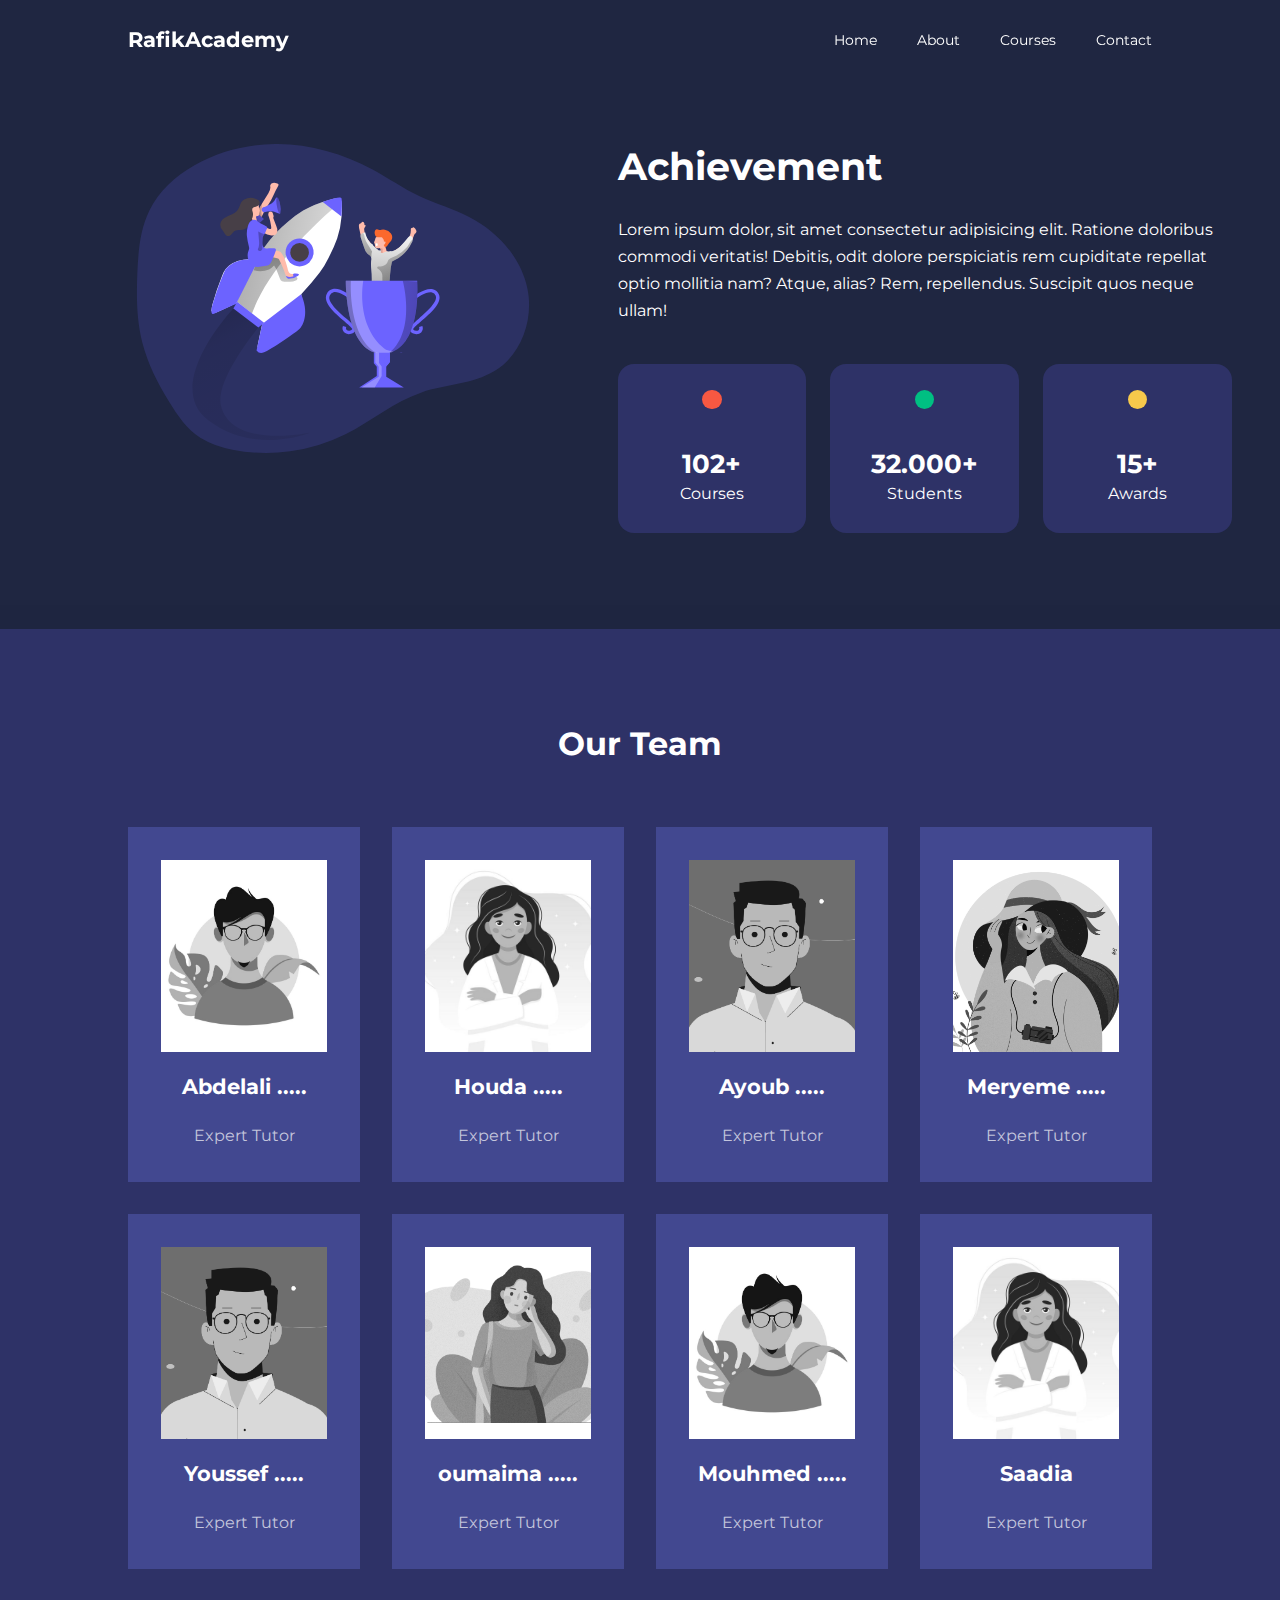
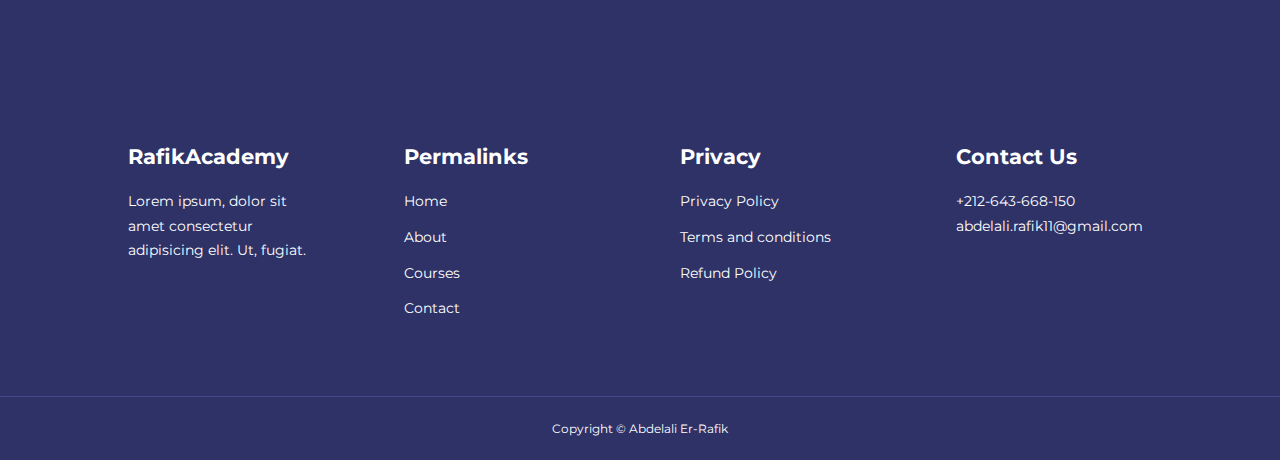
<file: pages/about.html>
<!DOCTYPE html>
<html lang="en">

<head>
    <meta charset="UTF-8">
    <meta http-equiv="X-UA-Compatible" content="IE=edge">
    <meta name="viewport" content="width=device-width, initial-scale=1.0">
    <title>About Page</title>
    <!-- Css style File -->
    <link rel="stylesheet" href="/css/style.css">
    <!-- Css About File -->
    <link rel="stylesheet" href="/css/about.css">
    <!-- iconscout CDN -->
    <link rel="stylesheet" href="https://unicons.iconscout.com/release/v4.0.0/css/line.css">
</head>

<body>
    <!-- Srart Button goes to the top -->
    <div class="btn-up"><i class="uil uil-angle-double-up"></i></div>
    <!-- End Button goes to the top -->

    <!-- Start NavBar Section  -->
    <nav>
        <div class="container nav-container">
            <a href="/index.html">
                <h4>RafikAcademy</h4>
            </a>
            <ul class="nav-menu">
                <li><a href="/index.html">Home</a></li>
                <li><a href="about.html">About</a></li>
                <li><a href="courses.html">Courses</a></li>
                <li><a href="contact.html">Contact</a></li>
            </ul>
            <button id="open-menu-btn"><i class="uil uil-bars"></i></button>
            <button id="close-menu-btn"><i class="uil uil-multiply"></i></i></button>
        </div>
    </nav>
    <!-- End NavBar Section  -->

    <!-- Start Achievements Section  -->
    <section class="about__achievements">
        <div class="container about__achievements-container">
            <div class="about__achievements-left">
                <img src="/images/about_achievement.svg" alt="about_achievement">
            </div>
            <!--  -->
            <div class="about__achievements-right">
                <h1>Achievement</h1>
                <p>Lorem ipsum dolor, sit amet consectetur adipisicing elit. Ratione doloribus 
                    commodi veritatis! Debitis, odit dolore perspiciatis rem cupiditate repellat 
                    optio mollitia nam? Atque, alias? Rem, repellendus. Suscipit quos neque ullam!
                </p>
                <div class="achievements__cards">
                    <!--  -->
                    <article class="achievement__card">
                        <span class="achievement__icon">
                            <i class="uil uil-video"></i>
                        </span>
                        <h3>102+</h3>
                        <p>Courses</p>
                    </article>
                    <!--  -->
                    <article class="achievement__card">
                        <span class="achievement__icon">
                            <i class="uil uil-users-alt"></i>
                        </span>
                        <h3>32.000+</h3>
                        <p>Students</p>
                    </article>
                    <!--  -->
                    <article class="achievement__card">
                        <span class="achievement__icon">
                            <i class="uil uil-trophy"></i>
                        </span>
                        <h3>15+</h3>
                        <p>Awards</p>
                    </article>
                    <!--  -->
                </div>
            </div>
        </div>
    </section>
    <!-- End Achievements Section  -->
    
    <!-- Start Our Team Section -->
    <section class="team">
        <h2>Our Team</h2>
        <div class="container team-container">
            <!--  -->
            <article class="team-member">
                <div class="team__member-image">
                    <img src="/images/avatar1.jpg" alt="">
                </div>
                <div class="team__member-info">
                    <h4>Abdelali .....</h4>
                    <p>Expert Tutor</p>
                </div>
                <div class="team__member-socials">
                    <a href="https://intagram.com" target="_blank"><i class="uil uil-instagram"></i></a>
                    <a href="https://twitter.com" target="_blank"><i class="uil uil-twitter-alt"></i></a>
                    <a href="https://linkedin.com" target="_blank"><i class="uil uil-linkedin-alt"></i></a>
                </div>
            </article>
            <!--  -->
            <article class="team-member">
                <div class="team__member-image">
                    <img src="/images/avatar2.jpg" alt="">
                </div>
                <div class="team__member-info">
                    <h4>Houda .....</h4>
                    <p>Expert Tutor</p>
                </div>
                <div class="team__member-socials">
                    <a href="https://intagram.com" target="_blank"><i class="uil uil-instagram"></i></a>
                    <a href="https://twitter.com" target="_blank"><i class="uil uil-twitter-alt"></i></a>
                    <a href="https://linkedin.com" target="_blank"><i class="uil uil-linkedin-alt"></i></a>
                </div>
            </article>
            <!--  -->
            <article class="team-member">
                <div class="team__member-image">
                    <img src="/images/avatar5.jpg" alt="">
                </div>
                <div class="team__member-info">
                    <h4>Ayoub .....</h4>
                    <p>Expert Tutor</p>
                </div>
                <div class="team__member-socials">
                    <a href="https://intagram.com" target="_blank"><i class="uil uil-instagram"></i></a>
                    <a href="https://twitter.com" target="_blank"><i class="uil uil-twitter-alt"></i></a>
                    <a href="https://linkedin.com" target="_blank"><i class="uil uil-linkedin-alt"></i></a>
                </div>
            </article>
            <!--  -->
            <article class="team-member">
                <div class="team__member-image">
                    <img src="/images/avatar4.jpg" alt="">
                </div>
                <div class="team__member-info">
                    <h4>Meryeme .....</h4>
                    <p>Expert Tutor</p>
                </div>
                <div class="team__member-socials">
                    <a href="https://intagram.com" target="_blank"><i class="uil uil-instagram"></i></a>
                    <a href="https://twitter.com" target="_blank"><i class="uil uil-twitter-alt"></i></a>
                    <a href="https://linkedin.com" target="_blank"><i class="uil uil-linkedin-alt"></i></a>
                </div>
            </article>
            <!--  -->
            <article class="team-member">
                <div class="team__member-image">
                    <img src="/images/avatar5.jpg" alt="">
                </div>
                <div class="team__member-info">
                    <h4>Youssef .....</h4>
                    <p>Expert Tutor</p>
                </div>
                <div class="team__member-socials">
                    <a href="https://intagram.com" target="_blank"><i class="uil uil-instagram"></i></a>
                    <a href="https://twitter.com" target="_blank"><i class="uil uil-twitter-alt"></i></a>
                    <a href="https://linkedin.com" target="_blank"><i class="uil uil-linkedin-alt"></i></a>
                </div>
            </article>
            <!--  -->
            <article class="team-member">
                <div class="team__member-image">
                    <img src="/images/avatar6.jpg" alt="">
                </div>
                <div class="team__member-info">
                    <h4>oumaima .....</h4>
                    <p>Expert Tutor</p>
                </div>
                <div class="team__member-socials">
                    <a href="https://intagram.com" target="_blank"><i class="uil uil-instagram"></i></a>
                    <a href="https://twitter.com" target="_blank"><i class="uil uil-twitter-alt"></i></a>
                    <a href="https://linkedin.com" target="_blank"><i class="uil uil-linkedin-alt"></i></a>
                </div>
            </article>
            <!--  -->
            <article class="team-member">
                <div class="team__member-image">
                    <img src="/images/avatar1.jpg" alt="">
                </div>
                <div class="team__member-info">
                    <h4>Mouhmed .....</h4>
                    <p>Expert Tutor</p>
                </div>
                <div class="team__member-socials">
                    <a href="https://intagram.com" target="_blank"><i class="uil uil-instagram"></i></a>
                    <a href="https://twitter.com" target="_blank"><i class="uil uil-twitter-alt"></i></a>
                    <a href="https://linkedin.com" target="_blank"><i class="uil uil-linkedin-alt"></i></a>
                </div>
            </article>
            <!--  -->
            <article class="team-member">
                <div class="team__member-image">
                    <img src="/images/avatar2.jpg" alt="">
                </div>
                <div class="team__member-info">
                    <h4>Saadia</h4>
                    <p>Expert Tutor</p>
                </div>
                <div class="team__member-socials">
                    <a href="https://intagram.com" target="_blank"><i class="uil uil-instagram"></i></a>
                    <a href="https://twitter.com" target="_blank"><i class="uil uil-twitter-alt"></i></a>
                    <a href="https://linkedin.com" target="_blank"><i class="uil uil-linkedin-alt"></i></a>
                </div>
            </article>
            <!--  -->
        </div>
    </section>
    <!-- End Our Team Section -->

    <!-- Start footer Section -->
    <footer class="footer">
        <div class="container footer-container">
            <div class="footer-1">
                <a href="index.html">
                    <h4>RafikAcademy</h4>
                </a>
                <p>
                    Lorem ipsum, dolor sit amet consectetur adipisicing elit. Ut, fugiat.
                </p>
            </div>
            <!--  -->
            <div class="footer-2">
                <h4>Permalinks</h4>
                <ul class="permalinks">
                    <li><a href="/index.html">Home</a></li>
                    <li><a href="about.html">About</a></li>
                    <li><a href="courses.html">Courses</a></li>
                    <li><a href="contact.html">Contact</a></li>
                </ul>
            </div>
            <!--  -->
            <div class="footer-3">
                <h4>Privacy</h4>
                <ul class="privacys">
                    <li><a href="#">Privacy Policy</a></li>
                    <li><a href="#">Terms and conditions</a></li>
                    <li><a href="#">Refund Policy</a></li>
                </ul>
            </div>
            <!--  -->
            <div class="footer-4">
                <h4>Contact Us</h4>
                <div>
                    <p>+212-643-668-150</p>
                    <p>abdelali.rafik11@gmail.com</p>
                </div>

                <ul class="footer-socials">
                    <li>
                        <a href="#"><i class="uil uil-facebook-f"></i></a>
                    </li>
                    <li>
                        <a href="#"><i class="uil uil-instagram-alt"></i></a>
                    </li>
                    <li>
                        <a href="#"><i class="uil uil-twitter"></i></a>
                    </li>
                    <li>
                        <a href="#"><i class="uil uil-linkedin-alt"></i></a>
                    </li>
                </ul>
            </div>
            <!--  -->
        </div>
        <div class="footer-copyright">
            <small>Copyright &copy; Abdelali Er-Rafik</small>
        </div>
    </footer>
    <!-- End fotter Section -->

    <!-- Call jJavaScript File -->
    <script src="/js/main.js"></script>
</body>
</html>
</file>
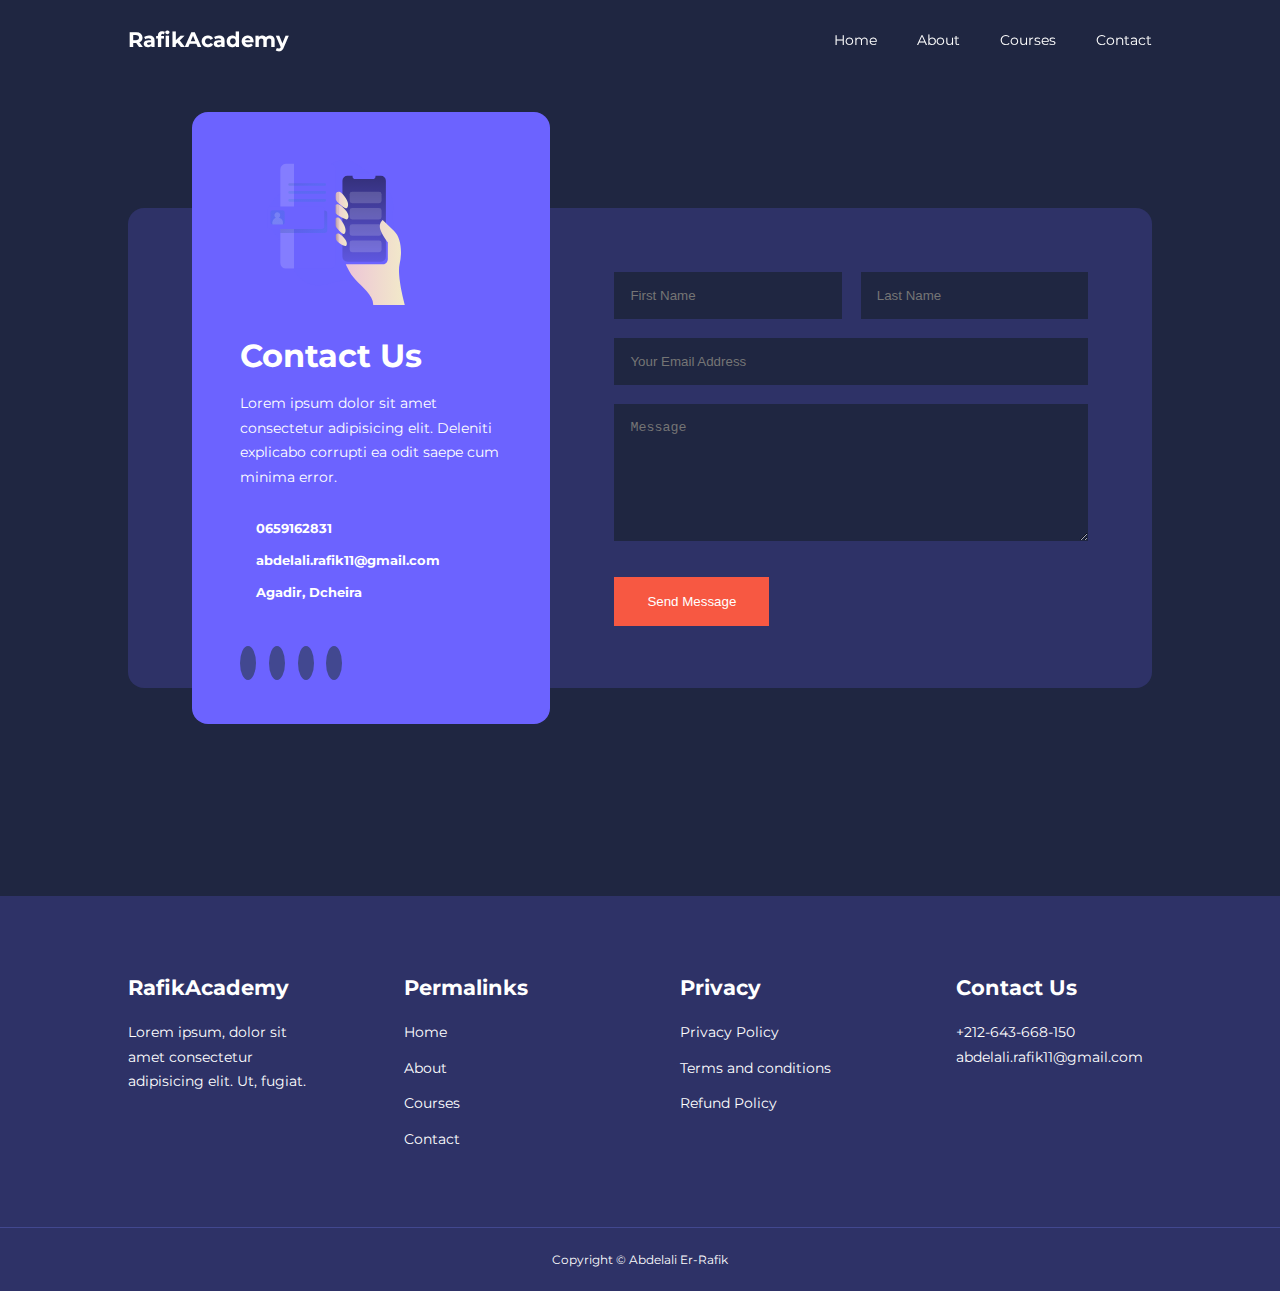
<file: pages/contact.html>
<!DOCTYPE html>
<html lang="en">

<head>
    <meta charset="UTF-8">
    <meta http-equiv="X-UA-Compatible" content="IE=edge">
    <meta name="viewport" content="width=device-width, initial-scale=1.0">
    <title>Contact Page</title>
    <!-- Css style File -->
    <link rel="stylesheet" href="/css/style.css">
    <!-- Css Contact File -->
    <link rel="stylesheet" href="/css/contact.css">
    <!-- iconscout CDN -->
    <link rel="stylesheet" href="https://unicons.iconscout.com/release/v4.0.0/css/line.css">
</head>

<body>
    <!-- Srart Button goes to the top -->
    <div class="btn-up"><i class="uil uil-angle-double-up"></i></div>
    <!-- End Button goes to the top -->

    <!-- Start NavBar Section  -->
    <nav>
        <div class="container nav-container">
            <a href="/index.html">
                <h4>RafikAcademy</h4>
            </a>
            <ul class="nav-menu">
                <li><a href="/index.html">Home</a></li>
                <li><a href="about.html">About</a></li>
                <li><a href="courses.html">Courses</a></li>
                <li><a href="contact.html">Contact</a></li>
            </ul>
            <button id="open-menu-btn"><i class="uil uil-bars"></i></button>
            <button id="close-menu-btn"><i class="uil uil-multiply"></i></i></button>
        </div>
    </nav>
    <!-- End NavBar Section  -->

    <!-- Start Contact Page -->
    <section class="contact">
        <div class="contact-container container">
            <aside class="contact-aside">
                <div class="aside-image">
                    <img src="/images/contact.svg" alt="contact image">
                </div>
                <h2>Contact Us</h2>
                <p>
                    Lorem ipsum dolor sit amet consectetur adipisicing elit. 
                    Deleniti explicabo corrupti ea odit saepe cum minima error.
                </p>
                <ul class="contact-details">
                    <li>
                        <i class="uil uil-phone-times"></i>
                        <h5>0659162831</h5>
                    </li>
                    <li>
                        <i class="uil uil-envelope"></i>
                        <h5>abdelali.rafik11@gmail.com</h5>
                    </li>
                    <li>
                        <i class="uil uil-location-point"></i>
                        <h5>Agadir, Dcheira</h5>
                    </li>
                </ul>
                <ul class="contact-socials">
                    <li>
                        <a href="www.facebook.com"><i class="uil uil-facebook"></i></a>
                    </li>
                    <li>
                        <a href="www.instagram.com"><i class="uil uil-instagram"></i></a>
                    </li>
                    <li>
                        <a href="www.twitter.com"><i class="uil uil-twitter"></i></a>
                    </li>
                    <li>
                        <a href="www.linkedin.com"><i class="uil uil-linkedin"></i></a>
                    </li>
                </ul>
            </aside>

            <form class="contact-form" action="https://formspree.io/f/mayvbqde" method="POST">
                <div class="form-name">
                    <input type="text" name="First Name" placeholder="First Name" required>
                    <input type="text" name="Last Name" placeholder="Last Name" required>
                </div>
                <input type="email" name="Email Address" placeholder="Your Email Address" required>
                <textarea name="Message" rows="7" placeholder="Message" required></textarea>
                <button class="btn btn-primary" type="submit">Send Message</button>
            </form>
        </div>
    </section>
    <!-- End Contact Page -->

    <!-- Start footer Section -->
    <footer class="footer">
        <div class="container footer-container">
            <div class="footer-1">
                <a href="index.html">
                    <h4>RafikAcademy</h4>
                </a>
                <p>
                    Lorem ipsum, dolor sit amet consectetur adipisicing elit. Ut, fugiat.
                </p>
            </div>
            <!--  -->
            <div class="footer-2">
                <h4>Permalinks</h4>
                <ul class="permalinks">
                    <li><a href="/index.html">Home</a></li>
                    <li><a href="about.html">About</a></li>
                    <li><a href="courses.html">Courses</a></li>
                    <li><a href="contact.html">Contact</a></li>
                </ul>
            </div>
            <!--  -->
            <div class="footer-3">
                <h4>Privacy</h4>
                <ul class="privacys">
                    <li><a href="#">Privacy Policy</a></li>
                    <li><a href="#">Terms and conditions</a></li>
                    <li><a href="#">Refund Policy</a></li>
                </ul>
            </div>
            <!--  -->
            <div class="footer-4">
                <h4>Contact Us</h4>
                <div>
                    <p>+212-643-668-150</p>
                    <p>abdelali.rafik11@gmail.com</p>
                </div>

                <ul class="footer-socials">
                    <li>
                        <a href="#"><i class="uil uil-facebook-f"></i></a>
                    </li>
                    <li>
                        <a href="#"><i class="uil uil-instagram-alt"></i></a>
                    </li>
                    <li>
                        <a href="#"><i class="uil uil-twitter"></i></a>
                    </li>
                    <li>
                        <a href="#"><i class="uil uil-linkedin-alt"></i></a>
                    </li>
                </ul>
            </div>
            <!--  -->
        </div>
        <div class="footer-copyright">
            <small>Copyright &copy; Abdelali Er-Rafik</small>
        </div>
    </footer>
    <!-- End fotter Section -->

    <!-- Call jJavaScript File -->
    <script src="/js/main.js"></script>
</body>
</html>
</file>
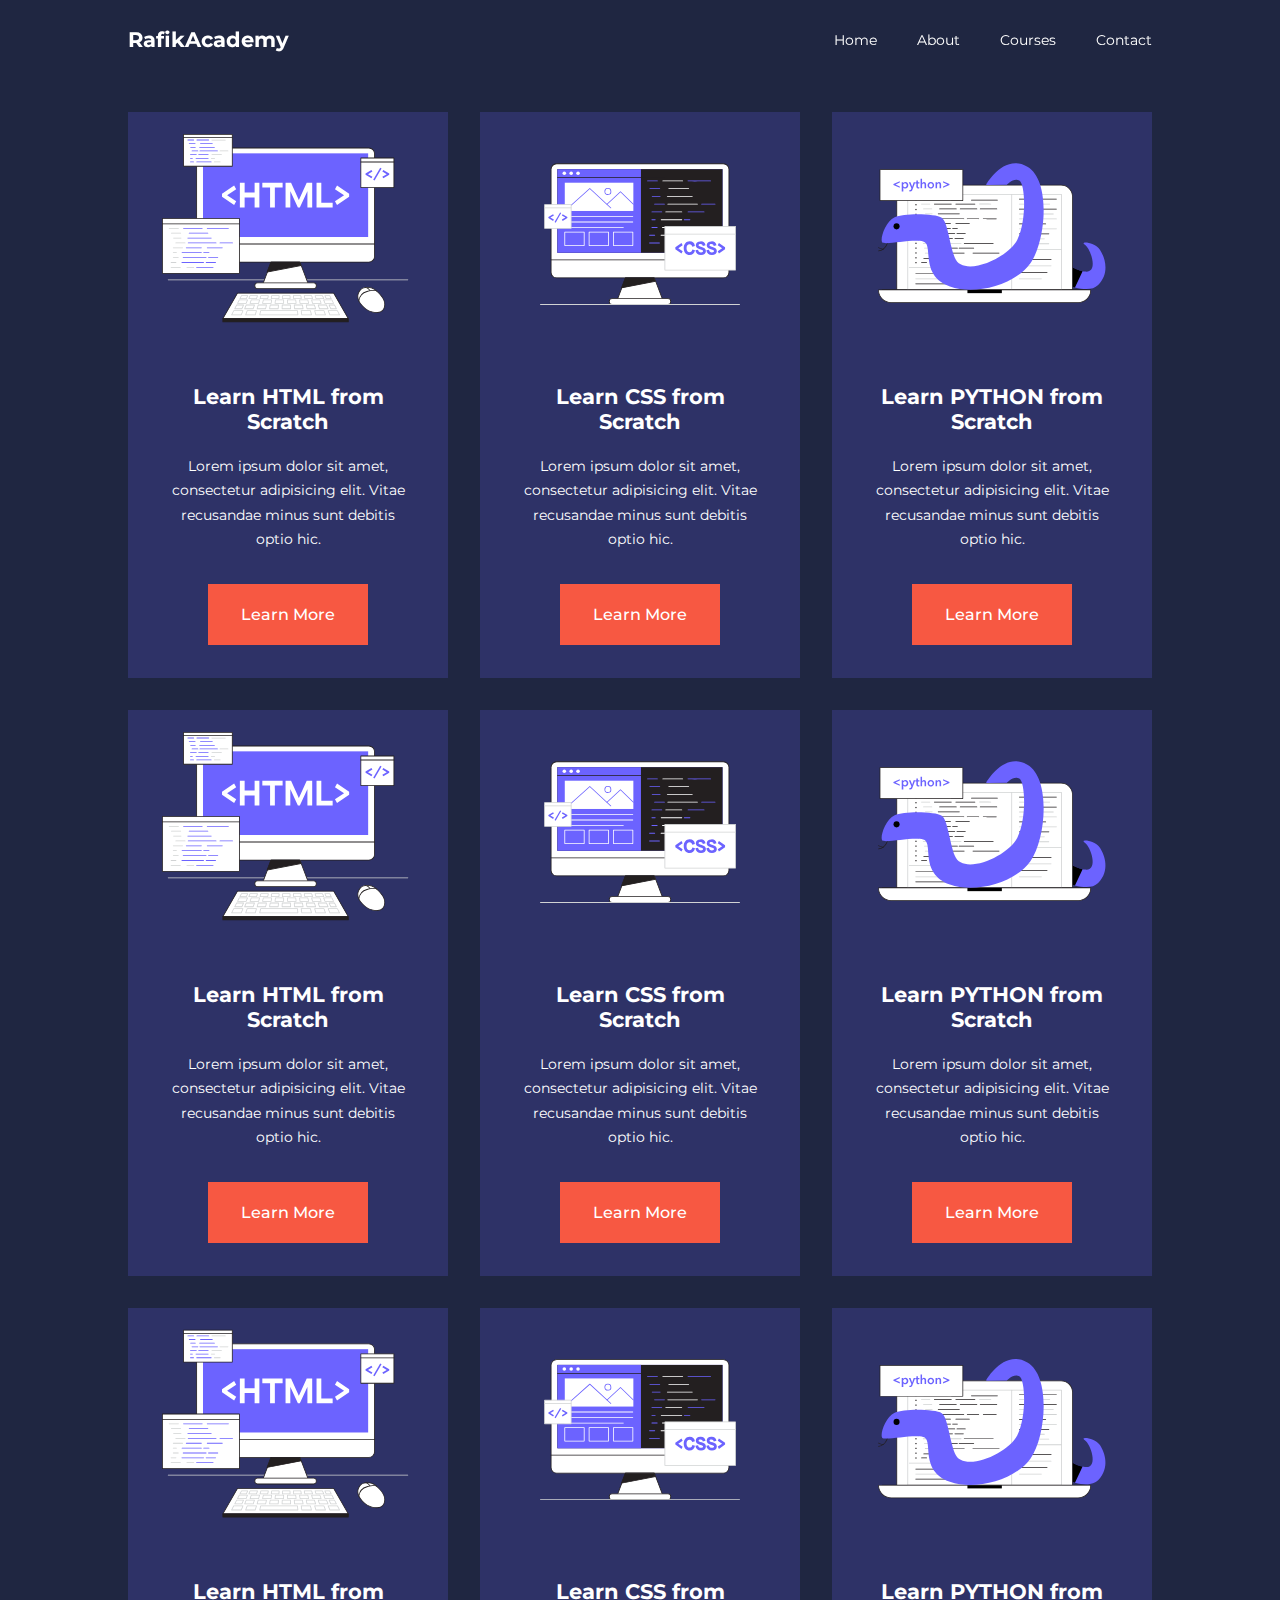
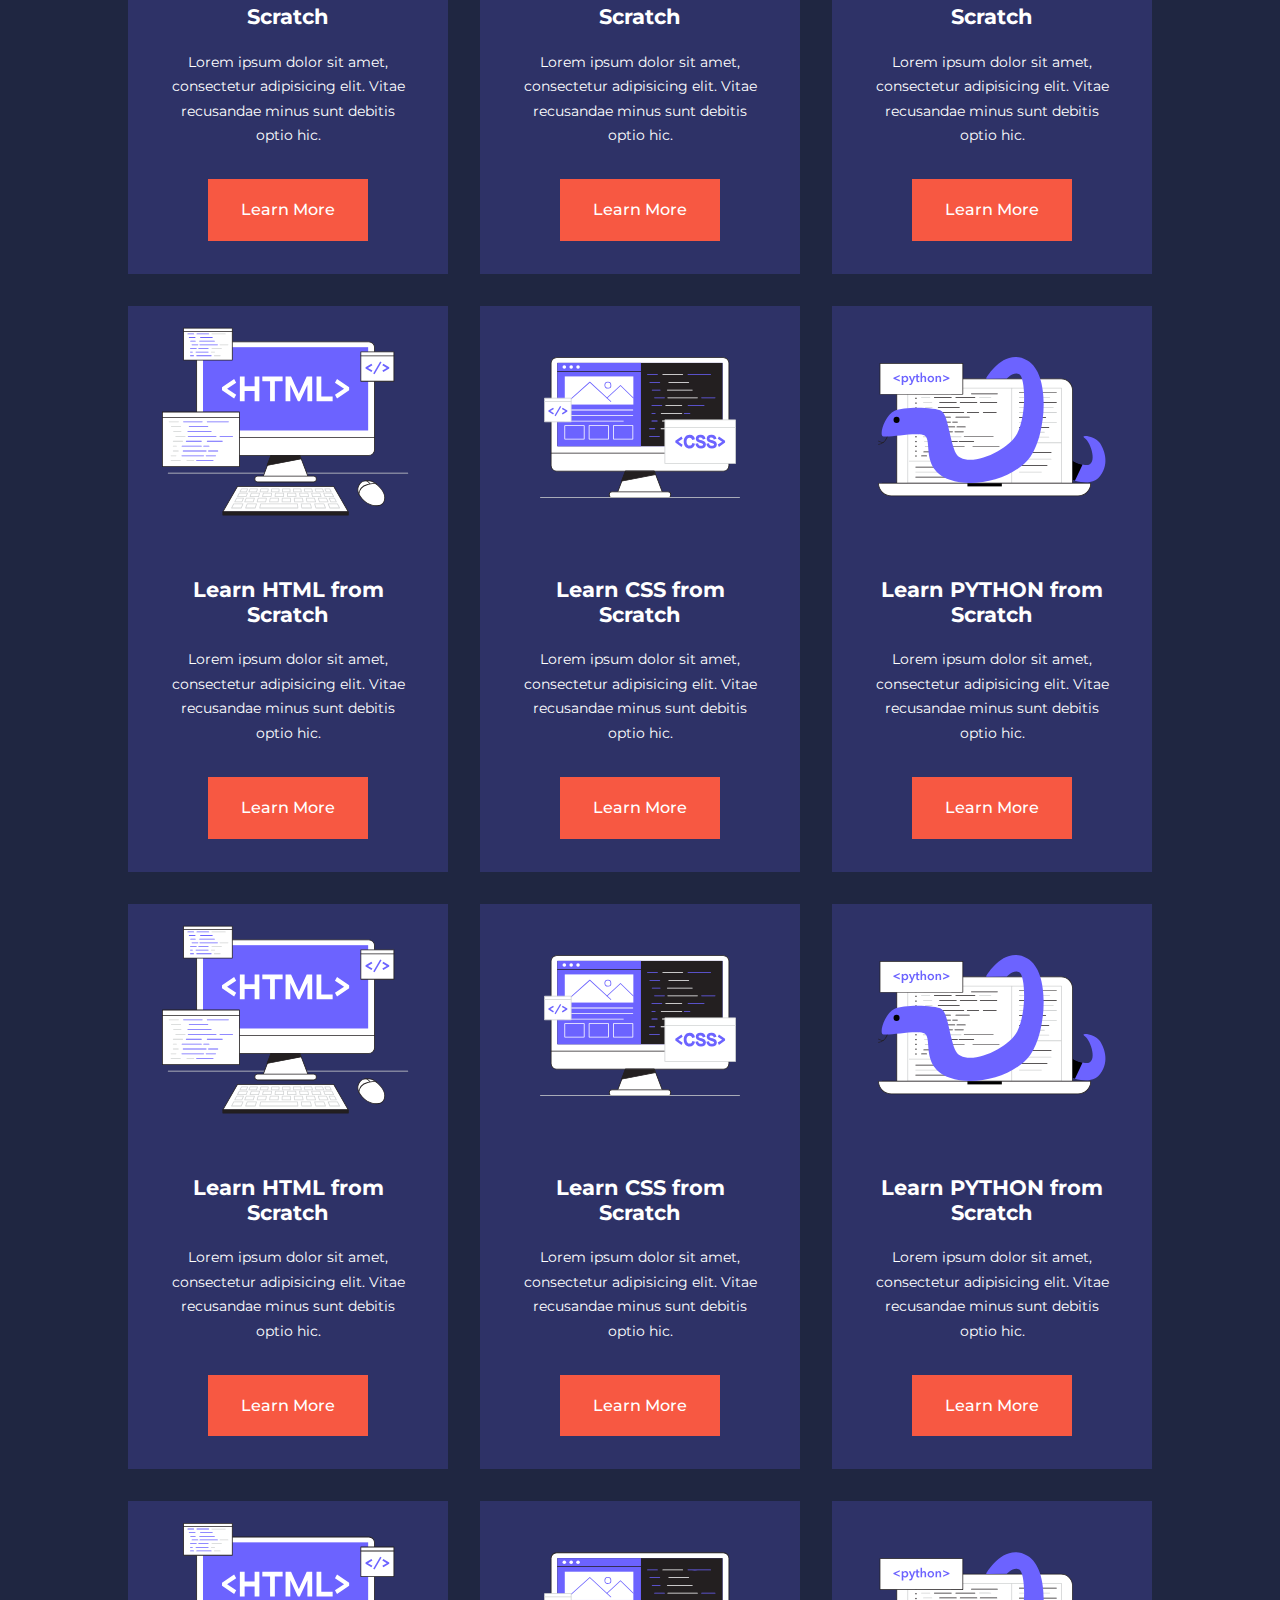
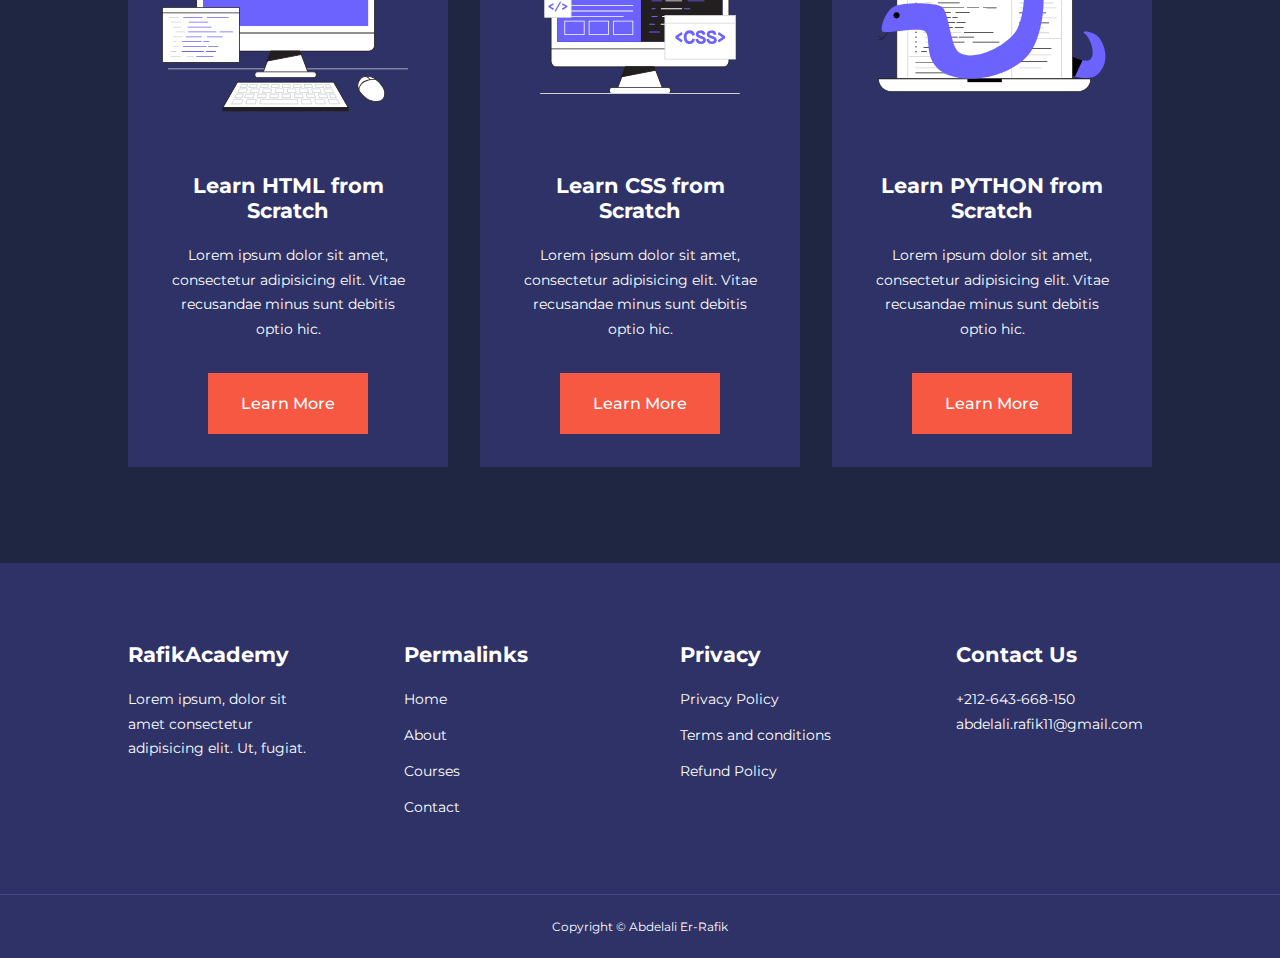
<file: pages/courses.html>
<!DOCTYPE html>
<html lang="en">

<head>
    <meta charset="UTF-8">
    <meta http-equiv="X-UA-Compatible" content="IE=edge">
    <meta name="viewport" content="width=device-width, initial-scale=1.0">
    <title>Courses Page</title>
    <!-- Css style File -->
    <link rel="stylesheet" href="/css/style.css">
    <!-- Css Courses File -->
    <link rel="stylesheet" href="/css/courses.css">
    <!-- iconscout CDN -->
    <link rel="stylesheet" href="https://unicons.iconscout.com/release/v4.0.0/css/line.css">
</head>

<body>
    <!-- Srart Button goes to the top -->
    <div class="btn-up"><i class="uil uil-angle-double-up"></i></div>
    <!-- End Button goes to the top -->

    <!-- Start NavBar Section  -->
    <nav>
        <div class="container nav-container">
            <a href="/index.html">
                <h4>RafikAcademy</h4>
            </a>
            <ul class="nav-menu">
                <li><a href="/index.html">Home</a></li>
                <li><a href="about.html">About</a></li>
                <li><a href="courses.html">Courses</a></li>
                <li><a href="contact.html">Contact</a></li>
            </ul>
            <button id="open-menu-btn"><i class="uil uil-bars"></i></button>
            <button id="close-menu-btn"><i class="uil uil-multiply"></i></i></button>
        </div>
    </nav>
    <!-- End NavBar Section  -->
    <!-- Start Courses Section --> 
    <section class="courses">
        <div class="container courses-container">
            <!--  -->
            <article class="course">
                <div class="course-image">
                    <img src="/images/course01.svg" alt="HTML Course">
                </div>
                <div class="course-info">
                    <h4>Learn HTML from Scratch</h4>
                    <p>
                        Lorem ipsum dolor sit amet, consectetur adipisicing elit. 
                        Vitae recusandae minus sunt debitis optio hic.
                    </p>
                    <a href="courses.html" class="btn btn-primary">Learn More</a>
                </div>
            </article>
            <!--  -->
            <article class="course">
                <div class="course-image">
                    <img src="/images/course02.svg" alt="HTML Course">
                </div>
                <div class="course-info">
                    <h4>Learn CSS from Scratch</h4>
                    <p>
                        Lorem ipsum dolor sit amet, consectetur adipisicing elit. 
                        Vitae recusandae minus sunt debitis optio hic.
                    </p>
                    <a href="courses.html" class="btn btn-primary">Learn More</a>
                </div>
            </article>
            <!--  -->
            <article class="course">
                <div class="course-image">
                    <img src="/images/course03.svg" alt="HTML Course">
                </div>
                <div class="course-info">
                    <h4>Learn PYTHON from Scratch</h4>
                    <p>
                        Lorem ipsum dolor sit amet, consectetur adipisicing elit. 
                        Vitae recusandae minus sunt debitis optio hic.
                    </p>
                    <a href="courses.html" class="btn btn-primary">Learn More</a>
                </div>
            </article>
            <!--  -->
            <article class="course">
                <div class="course-image">
                    <img src="/images/course01.svg" alt="HTML Course">
                </div>
                <div class="course-info">
                    <h4>Learn HTML from Scratch</h4>
                    <p>
                        Lorem ipsum dolor sit amet, consectetur adipisicing elit. 
                        Vitae recusandae minus sunt debitis optio hic.
                    </p>
                    <a href="courses.html" class="btn btn-primary">Learn More</a>
                </div>
            </article>
            <!--  -->
            <article class="course">
                <div class="course-image">
                    <img src="/images/course02.svg" alt="HTML Course">
                </div>
                <div class="course-info">
                    <h4>Learn CSS from Scratch</h4>
                    <p>
                        Lorem ipsum dolor sit amet, consectetur adipisicing elit. 
                        Vitae recusandae minus sunt debitis optio hic.
                    </p>
                    <a href="courses.html" class="btn btn-primary">Learn More</a>
                </div>
            </article>
            <!--  -->
            <article class="course">
                <div class="course-image">
                    <img src="/images/course03.svg" alt="HTML Course">
                </div>
                <div class="course-info">
                    <h4>Learn PYTHON from Scratch</h4>
                    <p>
                        Lorem ipsum dolor sit amet, consectetur adipisicing elit. 
                        Vitae recusandae minus sunt debitis optio hic.
                    </p>
                    <a href="courses.html" class="btn btn-primary">Learn More</a>
                </div>
            </article>
            <!--  -->
            <article class="course">
                <div class="course-image">
                    <img src="/images/course01.svg" alt="HTML Course">
                </div>
                <div class="course-info">
                    <h4>Learn HTML from Scratch</h4>
                    <p>
                        Lorem ipsum dolor sit amet, consectetur adipisicing elit. 
                        Vitae recusandae minus sunt debitis optio hic.
                    </p>
                    <a href="courses.html" class="btn btn-primary">Learn More</a>
                </div>
            </article>
            <!--  -->
            <article class="course">
                <div class="course-image">
                    <img src="/images/course02.svg" alt="HTML Course">
                </div>
                <div class="course-info">
                    <h4>Learn CSS from Scratch</h4>
                    <p>
                        Lorem ipsum dolor sit amet, consectetur adipisicing elit. 
                        Vitae recusandae minus sunt debitis optio hic.
                    </p>
                    <a href="courses.html" class="btn btn-primary">Learn More</a>
                </div>
            </article>
            <!--  -->
            <article class="course">
                <div class="course-image">
                    <img src="/images/course03.svg" alt="HTML Course">
                </div>
                <div class="course-info">
                    <h4>Learn PYTHON from Scratch</h4>
                    <p>
                        Lorem ipsum dolor sit amet, consectetur adipisicing elit. 
                        Vitae recusandae minus sunt debitis optio hic.
                    </p>
                    <a href="courses.html" class="btn btn-primary">Learn More</a>
                </div>
            </article>
            <!--  -->
            <article class="course">
                <div class="course-image">
                    <img src="/images/course01.svg" alt="HTML Course">
                </div>
                <div class="course-info">
                    <h4>Learn HTML from Scratch</h4>
                    <p>
                        Lorem ipsum dolor sit amet, consectetur adipisicing elit. 
                        Vitae recusandae minus sunt debitis optio hic.
                    </p>
                    <a href="courses.html" class="btn btn-primary">Learn More</a>
                </div>
            </article>
            <!--  -->
            <article class="course">
                <div class="course-image">
                    <img src="/images/course02.svg" alt="HTML Course">
                </div>
                <div class="course-info">
                    <h4>Learn CSS from Scratch</h4>
                    <p>
                        Lorem ipsum dolor sit amet, consectetur adipisicing elit. 
                        Vitae recusandae minus sunt debitis optio hic.
                    </p>
                    <a href="courses.html" class="btn btn-primary">Learn More</a>
                </div>
            </article>
            <!--  -->
            <article class="course">
                <div class="course-image">
                    <img src="/images/course03.svg" alt="HTML Course">
                </div>
                <div class="course-info">
                    <h4>Learn PYTHON from Scratch</h4>
                    <p>
                        Lorem ipsum dolor sit amet, consectetur adipisicing elit. 
                        Vitae recusandae minus sunt debitis optio hic.
                    </p>
                    <a href="courses.html" class="btn btn-primary">Learn More</a>
                </div>
            </article>
            <!--  -->
            <article class="course">
                <div class="course-image">
                    <img src="/images/course01.svg" alt="HTML Course">
                </div>
                <div class="course-info">
                    <h4>Learn HTML from Scratch</h4>
                    <p>
                        Lorem ipsum dolor sit amet, consectetur adipisicing elit. 
                        Vitae recusandae minus sunt debitis optio hic.
                    </p>
                    <a href="courses.html" class="btn btn-primary">Learn More</a>
                </div>
            </article>
            <!--  -->
            <article class="course">
                <div class="course-image">
                    <img src="/images/course02.svg" alt="HTML Course">
                </div>
                <div class="course-info">
                    <h4>Learn CSS from Scratch</h4>
                    <p>
                        Lorem ipsum dolor sit amet, consectetur adipisicing elit. 
                        Vitae recusandae minus sunt debitis optio hic.
                    </p>
                    <a href="courses.html" class="btn btn-primary">Learn More</a>
                </div>
            </article>
            <!--  -->
            <article class="course">
                <div class="course-image">
                    <img src="/images/course03.svg" alt="HTML Course">
                </div>
                <div class="course-info">
                    <h4>Learn PYTHON from Scratch</h4>
                    <p>
                        Lorem ipsum dolor sit amet, consectetur adipisicing elit. 
                        Vitae recusandae minus sunt debitis optio hic.
                    </p>
                    <a href="courses.html" class="btn btn-primary">Learn More</a>
                </div>
            </article>
            <!--  -->
            <article class="course">
                <div class="course-image">
                    <img src="/images/course01.svg" alt="HTML Course">
                </div>
                <div class="course-info">
                    <h4>Learn HTML from Scratch</h4>
                    <p>
                        Lorem ipsum dolor sit amet, consectetur adipisicing elit. 
                        Vitae recusandae minus sunt debitis optio hic.
                    </p>
                    <a href="courses.html" class="btn btn-primary">Learn More</a>
                </div>
            </article>
            <!--  -->
            <article class="course">
                <div class="course-image">
                    <img src="/images/course02.svg" alt="HTML Course">
                </div>
                <div class="course-info">
                    <h4>Learn CSS from Scratch</h4>
                    <p>
                        Lorem ipsum dolor sit amet, consectetur adipisicing elit. 
                        Vitae recusandae minus sunt debitis optio hic.
                    </p>
                    <a href="courses.html" class="btn btn-primary">Learn More</a>
                </div>
            </article>
            <!--  -->
            <article class="course">
                <div class="course-image">
                    <img src="/images/course03.svg" alt="HTML Course">
                </div>
                <div class="course-info">
                    <h4>Learn PYTHON from Scratch</h4>
                    <p>
                        Lorem ipsum dolor sit amet, consectetur adipisicing elit. 
                        Vitae recusandae minus sunt debitis optio hic.
                    </p>
                    <a href="courses.html" class="btn btn-primary">Learn More</a>
                </div>
            </article>

        </div>
    </section>
    <!-- End Popular Courses Section -->
 

    <!-- Start footer Section -->
    <footer class="footer">
        <div class="container footer-container">
            <div class="footer-1">
                <a href="index.html">
                    <h4>RafikAcademy</h4>
                </a>
                <p>
                    Lorem ipsum, dolor sit amet consectetur adipisicing elit. Ut, fugiat.
                </p>
            </div>
            <!--  -->
            <div class="footer-2">
                <h4>Permalinks</h4>
                <ul class="permalinks">
                    <li><a href="/index.html">Home</a></li>
                    <li><a href="about.html">About</a></li>
                    <li><a href="courses.html">Courses</a></li>
                    <li><a href="contact.html">Contact</a></li>
                </ul>
            </div>
            <!--  -->
            <div class="footer-3">
                <h4>Privacy</h4>
                <ul class="privacys">
                    <li><a href="#">Privacy Policy</a></li>
                    <li><a href="#">Terms and conditions</a></li>
                    <li><a href="#">Refund Policy</a></li>
                </ul>
            </div>
            <!--  -->
            <div class="footer-4">
                <h4>Contact Us</h4>
                <div>
                    <p>+212-643-668-150</p>
                    <p>abdelali.rafik11@gmail.com</p>
                </div>

                <ul class="footer-socials">
                    <li>
                        <a href="#"><i class="uil uil-facebook-f"></i></a>
                    </li>
                    <li>
                        <a href="#"><i class="uil uil-instagram-alt"></i></a>
                    </li>
                    <li>
                        <a href="#"><i class="uil uil-twitter"></i></a>
                    </li>
                    <li>
                        <a href="#"><i class="uil uil-linkedin-alt"></i></a>
                    </li>
                </ul>
            </div>
            <!--  -->
        </div>
        <div class="footer-copyright">
            <small>Copyright &copy; Abdelali Er-Rafik</small>
        </div>
    </footer>
    <!-- End fotter Section -->

    <!-- Call jJavaScript File -->
    <script src="/js/main.js"></script>
</body>
</html>
</file>
<file: css/style.css>
/* Google fonts */
@import url('https://fonts.googleapis.com/css2?family=Montserrat:wght@300;400;500;600;700;800;900&display=swap');


/* fixed settings */
* {
    margin: 0;
    padding: 0;
    border: 0;
    outline: 0;
    text-decoration: none;
    list-style: none;
    box-sizing: border-box;
}

/* Variales Settings*/
:root {
    --color-primary: #6c63ff;
    --color-success: #00bf82;
    --color-warning: #f7c94b;
    --color-danger: #f75842;
    --color-danger-variant: rgba(247,88,66,0.4);
    --color-white: #fff;
    --color-light: rgba(255, 255, 255, 0.7);
    --color-black: #000;
    --color-bg:#1f2641;
    --color-bg1: #2e3267;
    --color-bg2: #424890;

    --container-width-lg: 80%;
    --container-width-md: 90%;
    --container-width-sm: 94%;

    --transition: all 400ms ease;
}

/* Grnerale Setttings */
body {
    font-family: 'Montserrat', sans-serif;
    line-height: 1.7;
    color: var(--color-white);
    background-color: var(--color-bg);
}

.container {
    width: var(--container-width-lg);
    margin: 0 auto;
}

section {
    padding: 6rem 0;
}

section h2 {
    text-align: center;
    margin-bottom: 4rem;
}

h1,
h2,
h3, 
h4, 
h5 {
    line-height: 1.2;
}

h1 {
    font-size: 2.4rem;
}

h2 {
    font-size: 2rem;
}
h3 {
    font-size: 1.6rem;
}

h4 {
    font-size: 1.3rem;
}


a {
    color: var(--color-white);
}

img {
    width: 100%;
    display: block;
    object-fit: cover;
}

.btn {
    display: inline-block;
    background: var(--color-white);
    color: var(--color-black);
    padding: 1rem 2rem;
    border: 1px solid transparent;
    font-weight: 500;
    transition: var(--transition);
}

.btn:hover {
    background: transparent;
    color: var(--color-white);
    border-color: var(--color-white);
}

.btn-primary {
    background-color: var(--color-danger);
    color: var(--color-white);
}

.Special {
    color: var(--color-danger);
}

/* ================================Srart Button goes to the top================================ */
.btn-up {
    background: var(--color-primary);
    padding: 0 0.4rem;
    border: 1px solid var(--color-primary);
    border-radius: 0.6rem;
    text-align: center;
    position: fixed;
    right: 2.5rem;
    bottom: 4rem;
    cursor: pointer;
    font-size: 1.8rem;
    display: none;
    transition: var(--transition);
}

.btn-up:hover {
    background: transparent;
    color: var(--color-primary);
    transition: var(--transition);
}

.show-btn {
    display: block;
}
/* ================================End Button goes to the top================================ */
/* ================================Start NavBar Styling================================ */
nav {
    background-color: transparent;
    width: 100vw;
    height: 5rem; /* 1rem => 16px || 5rem => 80px */  
    position: fixed;
    top: 0;
    z-index: 11;
}

nav .nav-container {
    height: 100%;
    display: flex;
    justify-content: space-between;
    align-items: center;
}

nav button {
    display: none;
}

nav .nav-menu {
    display: flex;
    align-items: center;
    gap: 40px;
}

nav .nav-menu a {
    font-size: 0.9rem;
    transition: var(--transition);
}

nav .nav-menu a:hover,
nav .nav-menu a.active {
    color: var(--color-bg2);
}

/* change Navbar style when scroling */
.window-scroll {
    background: var(--color-primary);
    box-shadow: 0 1rem 2rem rgba(0,0,0,0.2);
} 
/* ================================End NavBar Styling================================ */

/* ================================Start Header Styling================================ */
header {
    position: relative;
    top: 5rem;
    overflow: hidden;
    height: 70vh;
    margin-bottom: 5rem;
}

header .header-container {
    display: grid;
    grid-template-columns: 1fr 1fr;
    align-items: center;
    gap: 5rem;
    height: 100%;
}

header .header-left p {
    margin: 1rem 0 2.4rem ;
}


/* ================================End Header Styling================================ */

/* ================================Start Categories Styling================================ */
.categories {
    background: var(--color-bg1);
    height: 32rem;
}

.categories h1 {
    line-height: 1;
    margin-bottom: 3rem;
}

.categories .categories-container {
    display: grid;
    grid-template-columns: 40% 60%;
}

.categories .categories-left {
    margin-right: 4rem;
}

.categories .categories-left p {
    margin: 1rem 0 3rem ; 
}

.categories .categories-right {
    display: grid;
    grid-template-columns: repeat(3, 1fr);
    gap: 1.2rem;
}

.categories .category {
    background: var(--color-bg2);
    padding: 2rem;
    border-radius: 2rem;
    transition: var(--transition);
}

.categories .category:hover {
    box-shadow: 0 3rem 3rem rgba(0,0,0,0.3);
    z-index: 1;
}

.categories .category:nth-child(1) .category-icon  {
    background: var(--color-success);
}

.categories .category:nth-child(2) .category-icon  {
    background: var(--color-warning);
}
.categories .category:nth-child(3) .category-icon  {
    background: var(--color-danger);
}
.categories .category:nth-child(4) .category-icon  {
    background: var(--color-danger);
}

.categories .category:nth-child(6) .category-icon  {
    background: var(--color-success);
}

.categories .category .category-icon {
    background: var(--color-primary);
    padding: 0.7rem;
    border-radius: 0.9rem;
}

.categories .category h5 {
    margin: 2rem 0 1rem;
}

.categories .category p{
    font-size: 0.85rem;
}
/* ================================End Categories Styling================================ */

/* ================================Start Popular Courses================================ */
.courses {
    margin-top: 10rem;
}

.courses .courses-container {
    display: grid;
    grid-template-columns: repeat(3, 1fr);
    gap: 2rem;
}

.courses .course {
    background: var(--color-bg1);
    text-align: center;
    border: 1px solid transparent;
    transition: var(--transition);
}

.courses .course:hover {
    background: transparent;
    border-color: var(--color-primary);
}

.courses .course .course-info {
    padding: 2rem;
}

.courses .course .course-info p {
    padding: 1.2rem 0 2rem;
    font-size: 0.9rem;
}
/* ================================End Popular Courses================================ */

/* ================================Sart FAQ Courses================================ */
.faqs {
    background: var(--color-bg1);
    box-shadow: inset 0 0 3rem rgba(0,0,0,0.5);
}

.faqs .faqs-conatainer {
    display: grid;
    grid-template-columns: 1fr 1fr;
    gap: 1rem;
}

.faqs .faq {
    padding: 2rem;
    display: flex;
    align-items: center;
    gap: 1.4rem;
    height: fit-content;
    background: var(--color-primary);
    cursor: pointer;
}

.faqs .faq h4 {
    font-size: 1rem;
    line-height: 2.2;
}

.faqs .faq .faq-icon {
    align-self: flex-start;
    font-size: 1.2rem;
}

.faqs .faq p {
    margin-top: 0.8rem;
    display: none;
}

.faqs .faq.open p {
    display: block;
}
/* ================================End FAQ Courses================================ */

/* ================================Start testimonials Section================================ */
.testimonials-container {
    overflow-x: hidden;
    position: relative;
    margin-bottom: 5rem;
}

.testimonials-container .testimonial {
    padding-top: 2rem;
}

.testimonials-container .testimonial .avatar {
    width: 6rem;
    height: 6rem;
    border-radius: 50%;
    overflow: hidden;
    margin: 0 auto 1rem;
    border: 1rem solid var(--color-bg1);
}

.testimonials-container .testimonial .avatar img {
    height: 100%;
}

.testimonials-container .testimonial .testimonial-info {
    text-align: center;
}

.testimonials-container .testimonial .testimonial-body {
    background: var(--color-primary);
    padding: 2rem;
    margin-top: 3rem;
    position: relative;
}

.testimonials-container .testimonial .testimonial-body::before {
    content: "";
    display: block;
    background: linear-gradient(135deg, transparent, var(--color-primary),var(--color-primary));
    width: 3rem;
    height: 3rem;
    position: absolute;
    left: 50%;
    top: -1.5rem;
    transform: rotate(45deg);
}
/* ================================End testimonials Section================================ */

/* ================================Start Footer Section================================ */
footer {
    background: var(--color-bg1);
    padding-top: 5rem;
    font-size: 0.9rem;
}

footer .footer-container {
    display: grid;
    grid-template-columns: repeat(4,1fr);
    gap: 5rem;
}

footer .footer-container > div h4 {
    margin-bottom: 1.2rem;
}

footer .footer-container .footer-1 p {
    margin: 0 0 2rem;
}

footer ul li {
    margin-bottom: 0.7rem;
}

footer ul li a:hover {
    text-decoration: underline;
}

footer .footer-container .footer-socials {
    display: flex;
    gap: 1rem;
    font-size: 1.2rem;
    margin-top: 2rem;

}

footer .footer-copyright {
    text-align: center;
    margin-top: 4rem;
    padding: 1.2rem 0;
    border-top:1px solid var(--color-bg2) ;
}

/* ================================End Footer Section================================ */

/* ================================Start Media Queries(IPad)================================ */
@media screen and (max-width: 1024px) {
    .container {
        width: var(--container-width-md);
    }

    h1 {
        font-size: 2.2rem;
    }

    h2 {
        font-size: 1.7rem;
    }

    h3 {
        font-size: 1.4rem;
    }

    h4 {
        font-size: 1.2rem;
    }

    /* Start Nav Bar*/
    nav button {
        display: inline-block;
        background: transparent;
        font-size: 1.8rem;
        color: var(--color-white);
        cursor: pointer;
    }
    
    nav button#close-menu-btn {
        display: none;
    }
    
    nav .nav-menu {
        position: fixed;
        top: 5rem;
        right: 5%;
        height: fit-content;
        width: 18rem;
        flex-direction: column;
        gap: 0;
        display: none;
    }

    nav .nav-menu li {
        width: 100%;
        height: 5.8rem;
        animation: animateNavItem 400ms linear forwards ;
        transform-origin: top right;
        opacity: 0;
    }

    nav .nav-menu li:nth-child(2) {
        animation-delay: 200ms;
    }

    nav .nav-menu li:nth-child(3) {
        animation-delay: 400ms;
    }

    nav .nav-menu li:nth-child(4) {
        animation-delay: 600ms;
    }

    @keyframes animateNavItem {
        0% {
            transform: rotateZ(-90deg) rotateX(90deg) scale(0.1);
        }
        100% {
            transform: rotateZ(0) rotateX(0) scale(1);
            opacity: 1;
        }
    }
    
    nav .nav-menu li a {
        background: var(--color-primary);
        box-shadow: -4rem 6rem 10rem rgba(0,0,0,0.6);
        width: 100%;
        height: 100%;
        display: grid;
        place-items: center;
    }

    nav .nav-menu li a:hover {
        background: var(--color-bg2);
        color: var(--color-white);
    }
    /* End Nav Bar*/

    /* Start  header*/
    header {
        height: 52vh;
        margin-bottom: 4rem;
    }

    header .header-container {
        gap: 0;
        padding-bottom: 3rem;
    }
    /* End  header*/
    
    /* Start  categories*/
    .categories {
        height: auto;
    }

    .categories .categories-container {
        grid-template-columns: 1fr;
        gap: 3rem;
    }

    .categories .categories-left {
        margin-right: 0;
    }

    /* End  categories*/
    
    /* Start courses*/  
    .courses {
        margin-top: 0;
    }

    .courses .courses-container {
        grid-template-columns: 1fr 1fr;
    }
    /* End courses*/

    /* Start FAQs*/  
    .faqs .faqs-conatainer {
        grid-template-columns: 1fr;
    }

    .faqs .faqs-conatainer .faq {
        padding: 1rem;
    }
    /* End FAQs*/

    /* Start footer*/  
    .footer .footer-container {
        grid-template-columns: 1fr 1fr;
    }
    /* End footer*/
}
/* ================================End Media Queries(IPad)================================ */

/* ================================Start Media Queries(Phone)================================ */
@media screen and (max-width: 600px) {
    .container {
        width: var(--container-width-sm);
    }

    /*start NavBar*/
    nav .nav-menu {
        right: 3%;
    }
    /*End NavBar*/

    /*start Header*/
    header {
        height: 100vh;
    }
    
    header .header-container {
        grid-template-columns: 1fr;
        text-align: center;
        margin-top: 0;
    }
    
    header .header-container .header-left p {
        margin-bottom: 1.3rem;
    }
    /*End Header*/

    /*Start categories*/
    .categories .categories-right {
        grid-template-columns: 1fr 1fr;
        gap: 0.7rem;
    }

    .categories .categories-right .category {
        padding: 1rem;
        border-radius: 1rem;
    }

    .categories .categories-right .category .category-icon {
        margin-top: 4px;
        display: inline-block;
    }
    /*End categories*/

    /*Start courses*/
    .courses .courses-container {
        grid-template-columns: 1fr;
    }
    /*End courses*/

    /*Start Testimonials*/
    .testimonial .testimonial-body {
        padding: 1.2rem;
    }
    /*End Testimonials*/

    /*Start Footer*/
    .footer .footer-container {
        grid-template-columns: 1fr;
        text-align: center;
        gap: 2rem;
    }
    
    .footer .footer-container .footer-1 p {
        margin: 1rem auto;
    }

    .footer .footer-container .footer-socials {
        justify-content: center;
    }
    /*End Footer*/
}
/* ================================End Media Queries(Phone)================================ */
</file>
<file: css/about.css>
/* ================================Start achievements Section================================ */
.about__achievements {
    margin-top: 3rem
}

.about__achievements-container {
    display: grid;
    grid-template-columns: 40% 60%;
    gap: 5rem;
}

.about__achievements-right > p {
    margin: 1.6rem 0 2.5rem;
}

.achievements__cards {
    display: grid;
    grid-template-columns: repeat(3, 1fr);
    gap: 1.5rem;
}

.achievement__card {
    background: var(--color-bg1);
    padding: 1.6rem;
    border-radius: 1rem;
    text-align: center;
    transition: var(--transition);
}

.achievement__card:hover {
    background: var(--color-bg2);
    box-shadow: 0 3rem 3rem rgba(0,0,0,0.3);
}

.achievement__icon {
    background: var(--color-danger);
    padding: 0.6rem;
    border-radius: 1rem;
    display: inline-block;
    margin-bottom: 2rem;
    font-size: 2rem;
}

.achievement__card:nth-child(2) .achievement__icon{
    background: var(--color-success);
}

.achievement__card:nth-child(3) .achievement__icon{
    background: var(--color-warning);
}
/* ================================End achievements Section================================ */

/* ================================Start Our Team Section================================ */
.team {
    background: var(--color-bg1);
    box-shadow: 0 3rem 3rem rgba(0,0,0,0.5);
}

.team-container {
    display: grid;
    grid-template-columns: repeat(4, 1fr);
    gap: 2rem;
}

.team-member {
    background: var(--color-bg2);
    padding: 2rem;
    border: 1px solid transparent;
    transition: var(--transition);
    position: relative;
    overflow: hidden;
}

.team-member:hover {
    background: transparent;
    border-color: var(--color-primary);
}

.team__member-image img {
    filter: saturate(0);
    height: 12rem;
}

.team__member-image:hover img {
    filter: saturate(1);
}

.team__member-info * {
    text-align: center;
    margin-top: 1.4rem;
}

.team__member-info p {
    color: var(--color-light);
}

.team__member-socials {
    position: absolute;
    top: 50%;
    transform: translateY(-50%);
    right: -100%;
    display: flex;
    flex-direction: column;
    background: var(--color-primary);
    border-radius: 1rem 0 0 1rem;
    box-shadow: -2rem 0 2rem rgba(0,0,0,0.3);
    transition: var(--transition);
}

.team-member:hover .team__member-socials {
    right: 0;
}

.team__member-socials a {
    padding: 1rem;
}
/* ================================End Our Team Section================================ */

/* ================================Start Media Queries(Tablet)================================ */
@media screen and (max-width: 1024px) {
    .about__achievements {
        margin-top: 2rem;
    }

    .about__achievements-container {
        grid-template-columns: 1fr;
        gap: 4rem;
    }

    .about__achievements-left {
        width: 80%;
        margin: 0 auto;
    }

    .team-container {
        grid-template-columns: repeat(3, 1fr);
        gap: 1..5rem;
    }

    .team-member {
        padding: 1rem;
    }
}
/* ================================End Media Queries(Tablet)================================ */

/* ================================Start Media Queries(Mobile)================================ */
@media screen and (max-width: 600px) {
    .achievements__cards {
        grid-template-columns: 1fr 1fr;
        gap: 0.7rem;
    }

    .team-container {
        grid-template-columns: 1fr 1fr;
        gap: 0.7rem;
    }

    .team-member {
        padding: 0;
    }

    .team-member p {
        margin-bottom: 1.5rem;
    }

}
/* ================================End Media Queries(Tablet)================================ */
</file>
<file: css/contact.css>
.contact-container {
    background: var(--color-bg1);
    padding: 4rem;
    display: grid;
    grid-template-columns: 40% 60%;
    gap: 4rem;
    height: 30rem;
    margin: 7rem auto;
    border-radius: 1rem;
}

/* Start aside */
.contact-aside {
    background: var(--color-primary);
    padding: 3rem;
    border-radius: 1rem;
    position: relative;
    bottom: 10rem;
}

.aside-image {
    width: 12rem;
    margin-bottom: 2rem;
}

.contact-aside h2 {
    text-align: left;
    margin-bottom: 1rem;
}

.contact-aside p {
    font-size: 0.9rem;
    margin-bottom: 2rem;
}

.contact-details li {
    display: flex;
    gap: 1rem;
    align-items: center;
    margin-bottom: 1rem;
}

.contact-socials {
    display: flex;
    gap: 0.8rem;
    margin-top: 3rem;
}

.contact-socials a {
    background: var(--color-bg2);
    padding: 0.5rem;
    border-radius: 50%;
    font-size: 0.9rem;
    transition: var(--transition);
}

.contact-socials a:hover {
    background: transparent;
}
/* End aside */
/* Start forme */
.contact-form {
    display: flex;
    flex-direction: column;
    gap: 1.2rem;
    margin-right: 4rem;
}

.form-name {
    display: flex;
    gap: 1.2rem;
}

.contact-form input[type="text"] {
    width: 50%;
}

input, textarea {
    width: 100%;
    padding: 1rem;
    background: var(--color-bg);
    color: var(--color-white);
}

.contact-form .btn {
    width: max-content;
    margin-top: 1rem;
    cursor: pointer;
}
/* End forme */
/* ================================Start Media Queries(Tablet)================================ */
@media screen and (max-width: 1024px) {
    .contact {
        padding-bottom: 0;
    }

    .contact-container {
        gap: 1.5rem;
        margin-top: 3rem;
        height: auto;
        padding: 1.5rem;
    }

    .contact-aside {
        width: auto;
        padding: 1.5rem;
        bottom: 0;
    }

    .contact-form {
        align-self: center;
        margin-right: 1.5rem;
    }
}
/* ================================End Media Queries(Tablet)================================ */

/* ================================Start Media Queries(Phone)================================ */
@media screen and (max-width: 600px) {
    .contact-container {
        grid-template-columns: 1fr;
        gap: 3rem;
        margin-top: 0;
        padding: 0;
    }

    .contact-form {
        margin: 0 1.5rem 3rem;
    }

    .form-name {
        flex-direction: column;
    }

    .form-name input[type="text"] {
        width: 100%;
    }
}
/* ================================End Media Queries(Phone)================================ */
</file>
<file: css/courses.css>
.courses {
    margin-top: 1rem;
}
</file>
